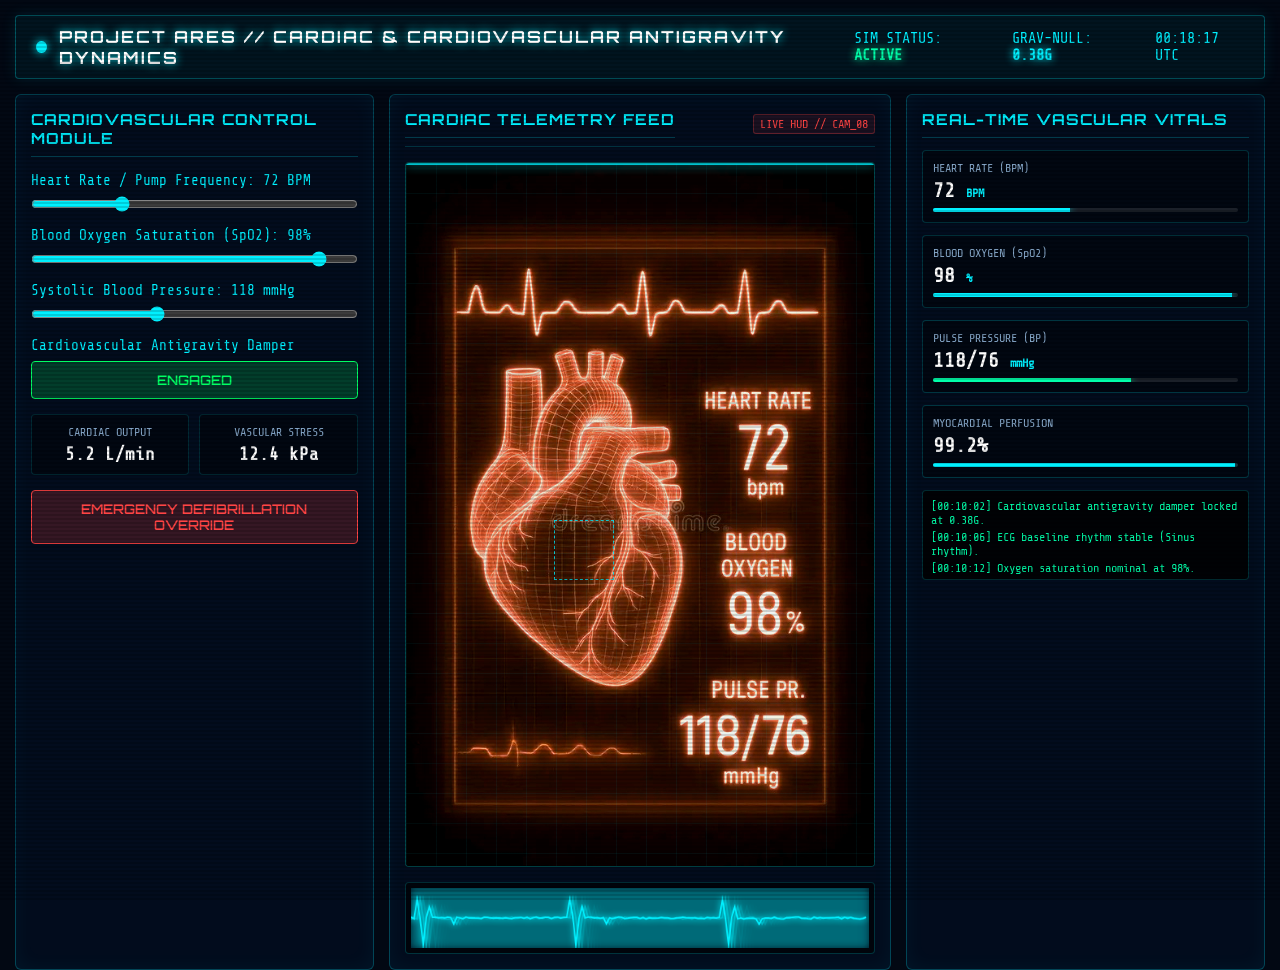
<file: extracted_uploads/cardiac_sim_new/index.html>
<!DOCTYPE html>
<html lang="en">
<head>
    <meta charset="UTF-8">
    <meta name="viewport" content="width=device-width, initial-scale=1.0">
    <title>Cardiac & Cardiovascular Antigravity Simulation - NASA HUD</title>
    <link rel="stylesheet" href="style.css">
    <link href="https://fonts.googleapis.com/css2?family=Share+Tech+Mono&family=Orbitron:wght@400;600;800&display=swap" rel="stylesheet">
</head>
<body>
    <div class="scanlines"></div>
    <div class="hud-container">
        <!-- Header -->
        <header class="hud-header">
            <div class="logo-area">
                <span class="pulse-dot"></span>
                <h1>PROJECT ARES // CARDIAC & CARDIOVASCULAR ANTIGRAVITY DYNAMICS</h1>
            </div>
            <div class="mission-status">
                <span>SIM STATUS: <strong class="warning">ACTIVE</strong></span>
                <span>GRAV-NULL: <strong class="accent">0.38G</strong></span>
                <span id="utc-clock">00:00:00 UTC</span>
            </div>
        </header>

        <!-- Main Dashboard Grid -->
        <main class="dashboard-grid">
            <!-- Left Panel: Cardiac Controls -->
            <section class="panel control-panel">
                <h2>CARDIOVASCULAR CONTROL MODULE</h2>
                <div class="control-group">
                    <label for="bpm-slider">Heart Rate / Pump Frequency: <span id="bpm-val">72</span> BPM</label>
                    <input type="range" id="bpm-slider" min="40" max="160" value="72" step="1">
                </div>
                <div class="control-group">
                    <label for="spo2-slider">Blood Oxygen Saturation (SpO2): <span id="spo2-val">98</span>%</label>
                    <input type="range" id="spo2-slider" min="80" max="100" value="98" step="1">
                </div>
                <div class="control-group">
                    <label for="pressure-slider">Systolic Blood Pressure: <span id="pressure-val">118</span> mmHg</label>
                    <input type="range" id="pressure-slider" min="80" max="180" value="118" step="1">
                </div>
                <div class="control-group">
                    <label for="damper-toggle">Cardiovascular Antigravity Damper</label>
                    <button id="damper-toggle" class="btn active">ENGAGED</button>
                </div>
                <div class="telemetry-readouts">
                    <div class="readout-box">
                        <span class="label">CARDIAC OUTPUT</span>
                        <span class="value" id="output-val">5.2 L/min</span>
                    </div>
                    <div class="readout-box">
                        <span class="label">VASCULAR STRESS</span>
                        <span class="value" id="stress-val">12.4 kPa</span>
                    </div>
                </div>
                <div class="emergency-box">
                    <button id="override-btn" class="btn emergency">EMERGENCY DEFIBRILLATION OVERRIDE</button>
                </div>
            </section>

            <!-- Center Panel: Cardiac HUD Visual & ECG Waveform -->
            <section class="panel visual-panel">
                <div class="panel-header">
                    <h2>CARDIAC TELEMETRY FEED</h2>
                    <span class="live-tag">LIVE HUD // CAM_08</span>
                </div>
                <div class="image-wrapper">
                    <img src="assets/cardiac_hud.png" alt="Cardiac Antigravity HUD" id="hud-image">
                    <div class="grid-overlay"></div>
                    <div class="scanner-line"></div>
                    <div class="target-box" style="top: 55%; left: 38%;"></div>
                </div>
                <div class="waveform-container">
                    <canvas id="ecgCanvas" width="600" height="80"></canvas>
                </div>
            </section>

            <!-- Right Panel: Vitals & Logs -->
            <section class="panel vitals-panel">
                <h2>REAL-TIME VASCULAR VITALS</h2>
                <div class="vital-card">
                    <span class="v-label">HEART RATE (BPM)</span>
                    <span class="v-value" id="v-bpm">72 <small>BPM</small></span>
                    <div class="v-bar"><div class="v-fill" style="width: 45%;"></div></div>
                </div>
                <div class="vital-card">
                    <span class="v-label">BLOOD OXYGEN (SpO2)</span>
                    <span class="v-value" id="v-spo2">98 <small>%</small></span>
                    <div class="v-bar"><div class="v-fill" style="width: 98%;"></div></div>
                </div>
                <div class="vital-card">
                    <span class="v-label">PULSE PRESSURE (BP)</span>
                    <span class="v-value" id="v-bp">118/76 <small>mmHg</small></span>
                    <div class="v-bar"><div class="v-fill warning-fill" style="width: 65%;"></div></div>
                </div>
                <div class="vital-card">
                    <span class="v-label">MYOCARDIAL PERFUSION</span>
                    <span class="v-value">99.2%</span>
                    <div class="v-bar"><div class="v-fill" style="width: 99%;"></div></div>
                </div>
                <div class="log-console" id="log-console">
                    <p>[00:10:02] Cardiovascular antigravity damper locked at 0.38G.</p>
                    <p>[00:10:06] ECG baseline rhythm stable (Sinus rhythm).</p>
                    <p>[00:10:12] Oxygen saturation nominal at 98%.</p>
                </div>
            </section>
        </main>
    </div>
    <script src="script.js"></script>
</body>
</html>
</file>
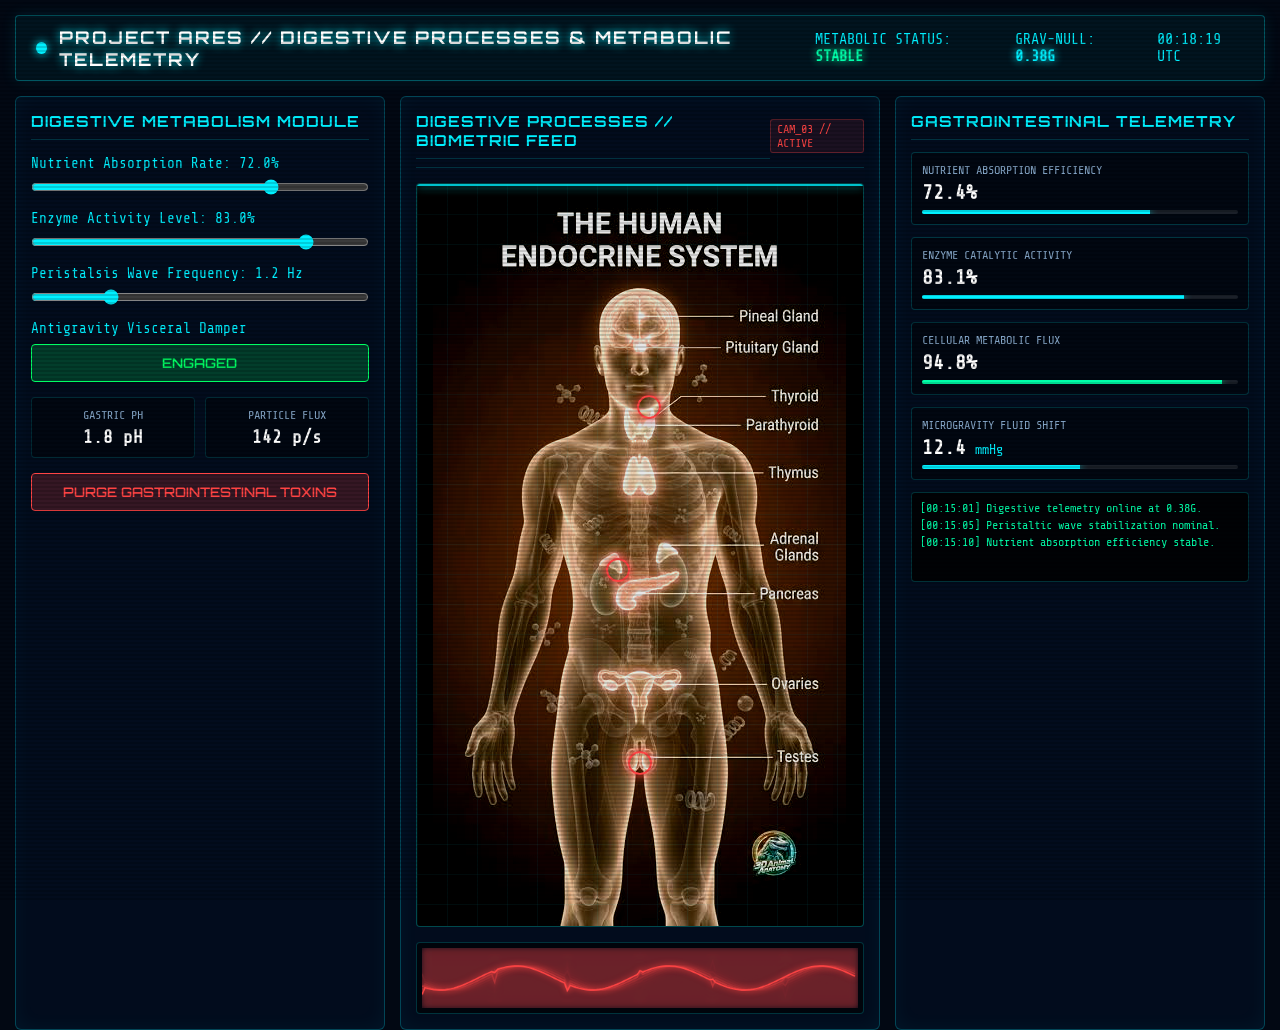
<file: extracted_uploads/digestive/index.html>
<!DOCTYPE html>
<html lang="en">
<head>
    <meta charset="UTF-8">
    <meta name="viewport" content="width=device-width, initial-scale=1.0">
    <title>Digestive Processes & Antigravity Metabolic HUD - NASA Space Apps Simulation</title>
    <link rel="stylesheet" href="style.css">
    <link href="https://fonts.googleapis.com/css2?family=Share+Tech+Mono&family=Orbitron:wght@400;600;800&display=swap" rel="stylesheet">
</head>
<body>
    <div class="scanlines"></div>
    <div class="hud-container">
        <!-- Header -->
        <header class="hud-header">
            <div class="logo-area">
                <span class="pulse-dot"></span>
                <h1>PROJECT ARES // DIGESTIVE PROCESSES & METABOLIC TELEMETRY</h1>
            </div>
            <div class="mission-status">
                <span>METABOLIC STATUS: <strong class="warning">STABLE</strong></span>
                <span>GRAV-NULL: <strong class="accent">0.38G</strong></span>
                <span id="utc-clock">00:00:00 UTC</span>
            </div>
        </header>

        <!-- Main Dashboard Grid -->
        <main class="dashboard-grid">
            <!-- Left Panel: Digestive Control & Antigravity Flux -->
            <section class="panel control-panel">
                <h2>DIGESTIVE METABOLISM MODULE</h2>
                <div class="control-group">
                    <label for="absorption-slider">Nutrient Absorption Rate: <span id="absorption-val">72.0</span>%</label>
                    <input type="range" id="absorption-slider" min="0" max="100" value="72.0" step="0.5">
                </div>
                <div class="control-group">
                    <label for="enzyme-slider">Enzyme Activity Level: <span id="enzyme-val">83.0</span>%</label>
                    <input type="range" id="enzyme-slider" min="0" max="100" value="83.0" step="0.5">
                </div>
                <div class="control-group">
                    <label for="peristalsis-slider">Peristalsis Wave Frequency: <span id="peristalsis-val">1.2</span> Hz</label>
                    <input type="range" id="peristalsis-slider" min="0.1" max="5.0" value="1.2" step="0.1">
                </div>
                <div class="control-group">
                    <label for="antigravity-digestion-sync">Antigravity Visceral Damper</label>
                    <button id="antigravity-digestion-sync" class="btn active">ENGAGED</button>
                </div>
                <div class="telemetry-readouts">
                    <div class="readout-box">
                        <span class="label">GASTRIC PH</span>
                        <span class="value" id="ph-val">1.8 pH</span>
                    </div>
                    <div class="readout-box">
                        <span class="label">PARTICLE FLUX</span>
                        <span class="value" id="flux-val">142 p/s</span>
                    </div>
                </div>
                <div class="emergency-box">
                    <button id="override-btn" class="btn emergency">PURGE GASTROINTESTINAL TOXINS</button>
                </div>
            </section>

            <!-- Center Panel: Digestive System Visual & Target Map -->
            <section class="panel visual-panel">
                <div class="panel-header">
                    <h2>DIGESTIVE PROCESSES // BIOMETRIC FEED</h2>
                    <span class="live-tag">CAM_03 // ACTIVE</span>
                </div>
                <div class="image-wrapper">
                    <img src="assets/digestive_system.png" alt="Digestive Processes HUD" id="hud-image">
                    <div class="grid-overlay"></div>
                    <div class="scanner-line"></div>
                    <!-- Hotspots -->
                    <div class="hotspot" data-process="stomach" style="top: 30%; left: 52%;" title="Gastric Processing"></div>
                    <div class="hotspot" data-process="intestine" style="top: 52%; left: 45%;" title="Nutrient Absorption"></div>
                    <div class="hotspot" data-process="particles" style="top: 78%; left: 50%;" title="Cellular Particle Transport"></div>
                </div>
                <div class="waveform-container">
                    <canvas id="peristalsisCanvas" width="600" height="80"></canvas>
                </div>
            </section>

            <!-- Right Panel: Nutritional & Metabolic Telemetry -->
            <section class="panel vitals-panel">
                <h2>GASTROINTESTINAL TELEMETRY</h2>
                <div class="vital-card">
                    <span class="v-label">NUTRIENT ABSORPTION EFFICIENCY</span>
                    <span class="v-value" id="v-absorption">72.4%</span>
                    <div class="v-bar"><div class="v-fill" style="width: 72%;"></div></div>
                </div>
                <div class="vital-card">
                    <span class="v-label">ENZYME CATALYTIC ACTIVITY</span>
                    <span class="v-value" id="v-enzyme">83.1%</span>
                    <div class="v-bar"><div class="v-fill" style="width: 83%;"></div></div>
                </div>
                <div class="vital-card">
                    <span class="v-label">CELLULAR METABOLIC FLUX</span>
                    <span class="v-value">94.8%</span>
                    <div class="v-bar"><div class="v-fill warning-fill" style="width: 95%;"></div></div>
                </div>
                <div class="vital-card">
                    <span class="v-label">MICROGRAVITY FLUID SHIFT</span>
                    <span class="v-value">12.4</span> <small>mmHg</small>
                    <div class="v-bar"><div class="v-fill" style="width: 50%;"></div></div>
                </div>
                <div class="log-console" id="log-console">
                    <p>[00:15:01] Digestive telemetry online at 0.38G.</p>
                    <p>[00:15:05] Peristaltic wave stabilization nominal.</p>
                    <p>[00:15:10] Nutrient absorption efficiency stable.</p>
                </div>
            </section>
        </main>
    </div>
    <script src="script.js"></script>
</body>
</html>
</file>
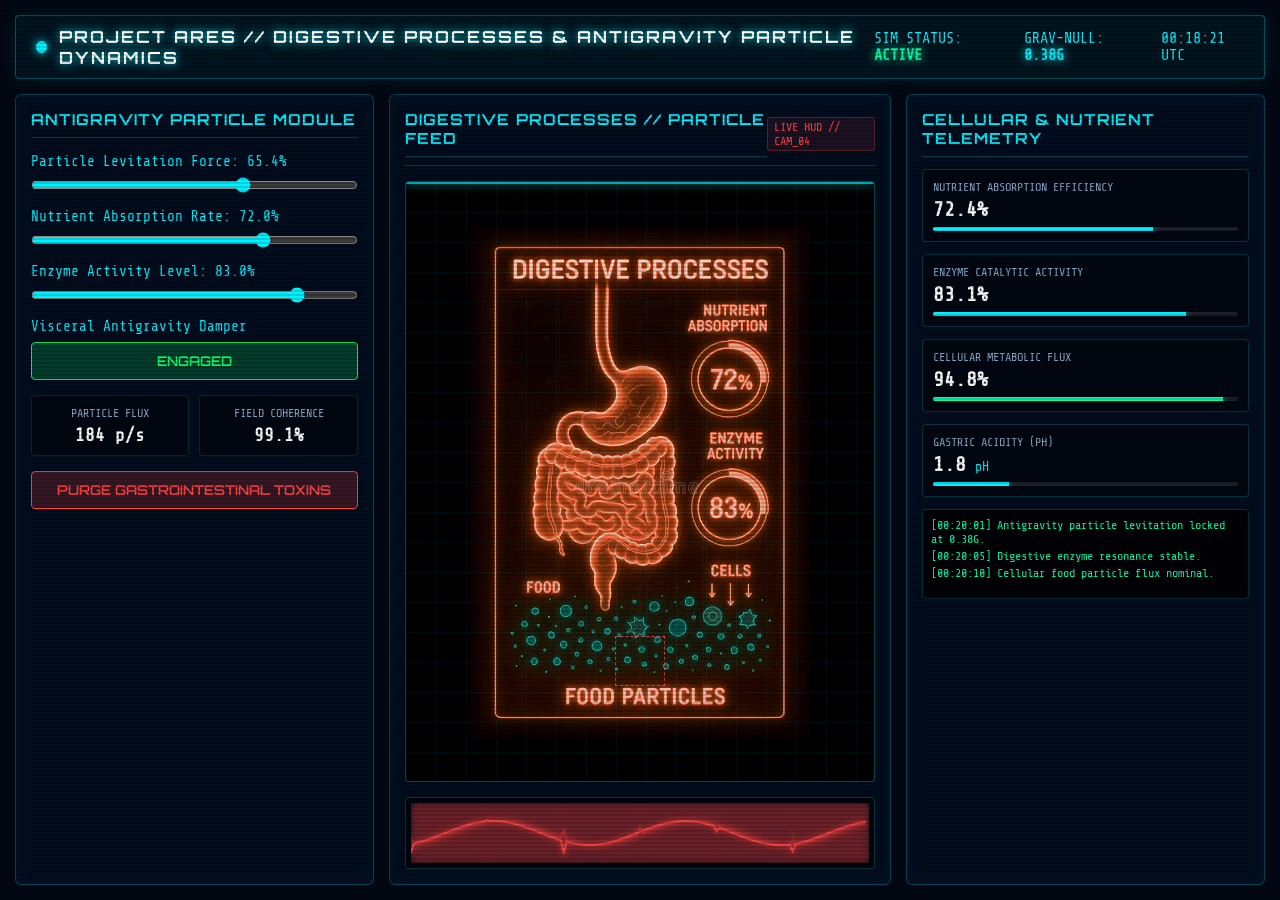
<file: extracted_uploads/digestive_sim_new/index.html>
<!DOCTYPE html>
<html lang="en">
<head>
    <meta charset="UTF-8">
    <meta name="viewport" content="width=device-width, initial-scale=1.0">
    <title>Digestive Processes & Antigravity Particle Simulation - NASA HUD</title>
    <link rel="stylesheet" href="style.css">
    <link href="https://fonts.googleapis.com/css2?family=Share+Tech+Mono&family=Orbitron:wght@400;600;800&display=swap" rel="stylesheet">
</head>
<body>
    <div class="scanlines"></div>
    <div class="hud-container">
        <!-- Header -->
        <header class="hud-header">
            <div class="logo-area">
                <span class="pulse-dot"></span>
                <h1>PROJECT ARES // DIGESTIVE PROCESSES & ANTIGRAVITY PARTICLE DYNAMICS</h1>
            </div>
            <div class="mission-status">
                <span>SIM STATUS: <strong class="warning">ACTIVE</strong></span>
                <span>GRAV-NULL: <strong class="accent">0.38G</strong></span>
                <span id="utc-clock">00:00:00 UTC</span>
            </div>
        </header>

        <!-- Main Dashboard Grid -->
        <main class="dashboard-grid">
            <!-- Left Panel: Antigravity Particle Controls -->
            <section class="panel control-panel">
                <h2>ANTIGRAVITY PARTICLE MODULE</h2>
                <div class="control-group">
                    <label for="levitation-slider">Particle Levitation Force: <span id="levitation-val">65.4</span>%</label>
                    <input type="range" id="levitation-slider" min="0" max="100" value="65.4" step="0.5">
                </div>
                <div class="control-group">
                    <label for="absorption-slider">Nutrient Absorption Rate: <span id="absorption-val">72.0</span>%</label>
                    <input type="range" id="absorption-slider" min="0" max="100" value="72.0" step="0.5">
                </div>
                <div class="control-group">
                    <label for="enzyme-slider">Enzyme Activity Level: <span id="enzyme-val">83.0</span>%</label>
                    <input type="range" id="enzyme-slider" min="0" max="100" value="83.0" step="0.5">
                </div>
                <div class="control-group">
                    <label for="visceral-toggle">Visceral Antigravity Damper</label>
                    <button id="visceral-toggle" class="btn active">ENGAGED</button>
                </div>
                <div class="telemetry-readouts">
                    <div class="readout-box">
                        <span class="label">PARTICLE FLUX</span>
                        <span class="value" id="flux-val">184 p/s</span>
                    </div>
                    <div class="readout-box">
                        <span class="label">FIELD COHERENCE</span>
                        <span class="value" id="coherence-val">99.1%</span>
                    </div>
                </div>
                <div class="emergency-box">
                    <button id="purge-btn" class="btn emergency">PURGE GASTROINTESTINAL TOXINS</button>
                </div>
            </section>

            <!-- Center Panel: Digestive HUD Visual & Particle Simulation -->
            <section class="panel visual-panel">
                <div class="panel-header">
                    <h2>DIGESTIVE PROCESSES // PARTICLE FEED</h2>
                    <span class="live-tag">LIVE HUD // CAM_04</span>
                </div>
                <div class="image-wrapper">
                    <img src="assets/digestive_hud.png" alt="Digestive Processes Antigravity HUD" id="hud-image">
                    <div class="grid-overlay"></div>
                    <div class="scanner-line"></div>
                    <div class="target-box" style="top: 80%; left: 50%;"></div>
                </div>
                <div class="waveform-container">
                    <canvas id="particleCanvas" width="600" height="80"></canvas>
                </div>
            </section>

            <!-- Right Panel: Metabolic & Cellular Telemetry -->
            <section class="panel vitals-panel">
                <h2>CELLULAR & NUTRIENT TELEMETRY</h2>
                <div class="vital-card">
                    <span class="v-label">NUTRIENT ABSORPTION EFFICIENCY</span>
                    <span class="v-value" id="v-absorption">72.4%</span>
                    <div class="v-bar"><div class="v-fill" style="width: 72%;"></div></div>
                </div>
                <div class="vital-card">
                    <span class="v-label">ENZYME CATALYTIC ACTIVITY</span>
                    <span class="v-value" id="v-enzyme">83.1%</span>
                    <div class="v-bar"><div class="v-fill" style="width: 83%;"></div></div>
                </div>
                <div class="vital-card">
                    <span class="v-label">CELLULAR METABOLIC FLUX</span>
                    <span class="v-value">94.8%</span>
                    <div class="v-bar"><div class="v-fill warning-fill" style="width: 95%;"></div></div>
                </div>
                <div class="vital-card">
                    <span class="v-label">GASTRIC ACIDITY (PH)</span>
                    <span class="v-value" id="ph-val">1.8</span> <small>pH</small>
                    <div class="v-bar"><div class="v-fill" style="width: 25%;"></div></div>
                </div>
                <div class="log-console" id="log-console">
                    <p>[00:20:01] Antigravity particle levitation locked at 0.38G.</p>
                    <p>[00:20:05] Digestive enzyme resonance stable.</p>
                    <p>[00:20:10] Cellular food particle flux nominal.</p>
                </div>
            </section>
        </main>
    </div>
    <script src="script.js"></script>
</body>
</html>
</file>
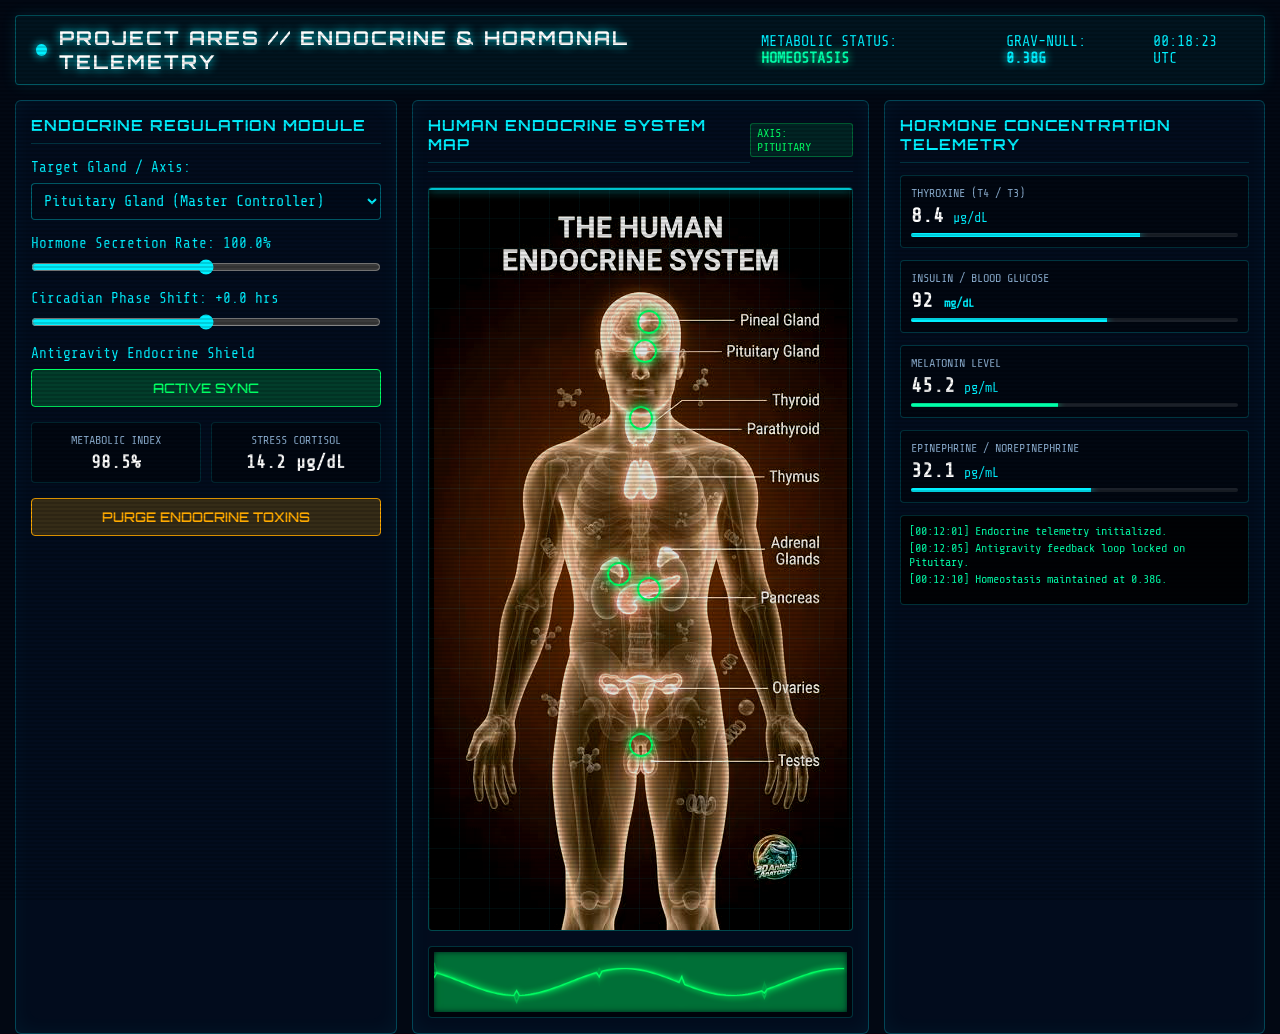
<file: extracted_uploads/metabolic/index.html>
<!DOCTYPE html>
<html lang="en">
<head>
    <meta charset="UTF-8">
    <meta name="viewport" content="width=device-width, initial-scale=1.0">
    <title>Human Endocrine System & Antigravity Metabolic HUD</title>
    <link rel="stylesheet" href="style.css">
    <link href="https://fonts.googleapis.com/css2?family=Share+Tech+Mono&family=Orbitron:wght@400;600;800&display=swap" rel="stylesheet">
</head>
<body>
    <div class="scanlines"></div>
    <div class="hud-container">
        <!-- Header -->
        <header class="hud-header">
            <div class="logo-area">
                <span class="pulse-dot"></span>
                <h1>PROJECT ARES // ENDOCRINE & HORMONAL TELEMETRY</h1>
            </div>
            <div class="mission-status">
                <span>METABOLIC STATUS: <strong class="warning">HOMEOSTASIS</strong></span>
                <span>GRAV-NULL: <strong class="accent">0.38G</strong></span>
                <span id="utc-clock">00:00:00 UTC</span>
            </div>
        </header>

        <!-- Main Dashboard Grid -->
        <main class="dashboard-grid">
            <!-- Left Panel: Gland Selector & Hormone Regulation -->
            <section class="panel control-panel">
                <h2>ENDOCRINE REGULATION MODULE</h2>
                <div class="control-group">
                    <label for="gland-select">Target Gland / Axis:</label>
                    <select id="gland-select" class="sci-select">
                        <option value="pituitary">Pituitary Gland (Master Controller)</option>
                        <option value="pineal">Pineal Gland (Circadian & Melatonin)</option>
                        <option value="thyroid">Thyroid Gland (Metabolic Rate)</option>
                        <option value="adrenal">Adrenal Glands (Cortisol & Epinephrine)</option>
                        <option value="pancreas">Pancreas (Insulin / Glycemic Control)</option>
                        <option value="gonads">Gonadal Axis (Testes / Ovaries)</option>
                    </select>
                </div>
                <div class="control-group">
                    <label for="secretion-slider">Hormone Secretion Rate: <span id="secretion-val">100.0</span>%</label>
                    <input type="range" id="secretion-slider" min="0" max="200" value="100.0" step="0.5">
                </div>
                <div class="control-group">
                    <label for="circadian-slider">Circadian Phase Shift: <span id="circadian-val">+0.0</span> hrs</label>
                    <input type="range" id="circadian-slider" min="-12" max="12" value="0.0" step="0.5">
                </div>
                <div class="control-group">
                    <label for="antigravity-hormone-sync">Antigravity Endocrine Shield</label>
                    <button id="antigravity-hormone-sync" class="btn active">ACTIVE SYNC</button>
                </div>
                <div class="telemetry-readouts">
                    <div class="readout-box">
                        <span class="label">METABOLIC INDEX</span>
                        <span class="value" id="metabolic-val">98.5%</span>
                    </div>
                    <div class="readout-box">
                        <span class="label">STRESS CORTISOL</span>
                        <span class="value" id="cortisol-val">14.2 µg/dL</span>
                    </div>
                </div>
                <div class="emergency-box">
                    <button id="override-btn" class="btn emergency">PURGE ENDOCRINE TOXINS</button>
                </div>
            </section>

            <!-- Center Panel: Endocrine System Visual & Target Map -->
            <section class="panel visual-panel">
                <div class="panel-header">
                    <h2>HUMAN ENDOCRINE SYSTEM MAP</h2>
                    <span class="live-tag" id="active-gland-tag">AXIS: PITUITARY</span>
                </div>
                <div class="image-wrapper">
                    <img src="assets/endocrine_system.png" alt="Human Endocrine System HUD" id="hud-image">
                    <div class="grid-overlay"></div>
                    <div class="scanner-line"></div>
                    <!-- Hotspots for glands -->
                    <div class="hotspot" data-gland="pineal" style="top: 18%; left: 52%;" title="Pineal Gland"></div>
                    <div class="hotspot" data-gland="pituitary" style="top: 22%; left: 51%;" title="Pituitary Gland"></div>
                    <div class="hotspot" data-gland="thyroid" style="top: 31%; left: 50%;" title="Thyroid Gland"></div>
                    <div class="hotspot" data-gland="adrenal" style="top: 52%; left: 45%;" title="Adrenal Glands"></div>
                    <div class="hotspot" data-gland="pancreas" style="top: 54%; left: 52%;" title="Pancreas"></div>
                    <div class="hotspot" data-gland="gonads" style="top: 75%; left: 50%;" title="Testes / Ovaries"></div>
                </div>
                <div class="waveform-container">
                    <canvas id="hormoneCanvas" width="600" height="80"></canvas>
                </div>
            </section>

            <!-- Right Panel: Hormonal & Biomarker Telemetry -->
            <section class="panel vitals-panel">
                <h2>HORMONE CONCENTRATION TELEMETRY</h2>
                <div class="vital-card">
                    <span class="v-label">THYROXINE (T4 / T3)</span>
                    <span class="v-value" id="t4-val">8.4</span> <small>µg/dL</small>
                    <div class="v-bar"><div class="v-fill" style="width: 70%;"></div></div>
                </div>
                <div class="vital-card">
                    <span class="v-label">INSULIN / BLOOD GLUCOSE</span>
                    <span class="v-value"><span id="insulin-val">92</span> <small>mg/dL</small></span>
                    <div class="v-bar"><div class="v-fill" style="width: 60%;"></div></div>
                </div>
                <div class="vital-card">
                    <span class="v-label">MELATONIN LEVEL</span>
                    <span class="v-value" id="melatonin-val">45.2</span> <small>pg/mL</small>
                    <div class="v-bar"><div class="v-fill warning-fill" style="width: 45%;"></div></div>
                </div>
                <div class="vital-card">
                    <span class="v-label">EPINEPHRINE / NOREPINEPHRINE</span>
                    <span class="v-value">32.1</span> <small>pg/mL</small>
                    <div class="v-bar"><div class="v-fill" style="width: 55%;"></div></div>
                </div>
                <div class="log-console" id="log-console">
                    <p>[00:12:01] Endocrine telemetry initialized.</p>
                    <p>[00:12:05] Antigravity feedback loop locked on Pituitary.</p>
                    <p>[00:12:10] Homeostasis maintained at 0.38G.</p>
                </div>
            </section>
        </main>
    </div>
    <script src="script.js"></script>
</body>
</html>
</file>
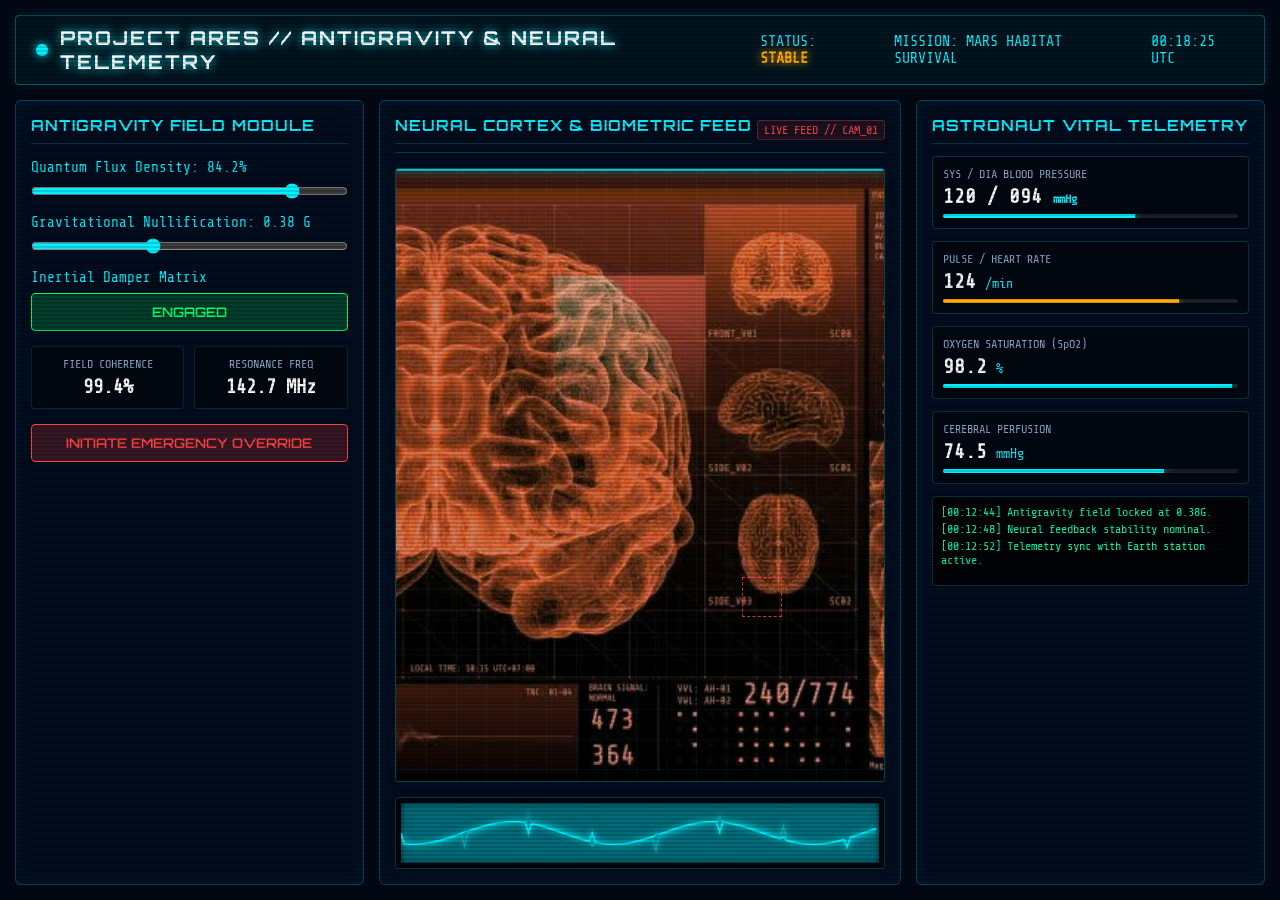
<file: extracted_uploads/neurological/index.html>
<!DOCTYPE html>
<html lang="en">
<head>
    <meta charset="UTF-8">
    <meta name="viewport" content="width=device-width, initial-scale=1.0">
    <title>Antigravity & Neural Telemetry HUD - NASA Space Apps Simulation</title>
    <link rel="stylesheet" href="style.css">
    <link href="https://fonts.googleapis.com/css2?family=Share+Tech+Mono&family=Orbitron:wght@400;600;800&display=swap" rel="stylesheet">
</head>
<body>
    <div class="scanlines"></div>
    <div class="hud-container">
        <!-- Header -->
        <header class="hud-header">
            <div class="logo-area">
                <span class="pulse-dot"></span>
                <h1>PROJECT ARES // ANTIGRAVITY & NEURAL TELEMETRY</h1>
            </div>
            <div class="mission-status">
                <span>STATUS: <strong class="warning">STABLE</strong></span>
                <span>MISSION: MARS HABITAT SURVIVAL</span>
                <span id="utc-clock">00:00:00 UTC</span>
            </div>
        </header>

        <!-- Main Dashboard Grid -->
        <main class="dashboard-grid">
            <!-- Left Panel: Antigravity Control & Telemetry -->
            <section class="panel control-panel">
                <h2>ANTIGRAVITY FIELD MODULE</h2>
                <div class="control-group">
                    <label for="flux-slider">Quantum Flux Density: <span id="flux-val">84.2</span>%</label>
                    <input type="range" id="flux-slider" min="0" max="100" value="84.2" step="0.1">
                </div>
                <div class="control-group">
                    <label for="gravity-slider">Gravitational Nullification: <span id="gravity-val">0.38</span> G</label>
                    <input type="range" id="gravity-slider" min="0" max="1.0" value="0.38" step="0.01">
                </div>
                <div class="control-group">
                    <label for="stabilizer-toggle">Inertial Damper Matrix</label>
                    <button id="stabilizer-toggle" class="btn active">ENGAGED</button>
                </div>
                <div class="telemetry-readouts">
                    <div class="readout-box">
                        <span class="label">FIELD COHERENCE</span>
                        <span class="value" id="coherence-val">99.4%</span>
                    </div>
                    <div class="readout-box">
                        <span class="label">RESONANCE FREQ</span>
                        <span class="value">142.7 MHz</span>
                    </div>
                </div>
                <div class="emergency-box">
                    <button id="mayday-btn" class="btn emergency">INITIATE EMERGENCY OVERRIDE</button>
                </div>
            </section>

            <!-- Center Panel: Neural Scan & Visual Simulation -->
            <section class="panel visual-panel">
                <div class="panel-header">
                    <h2>NEURAL CORTEX & BIOMETRIC FEED</h2>
                    <span class="live-tag">LIVE FEED // CAM_01</span>
                </div>
                <div class="image-wrapper">
                    <img src="assets/brain_scan.png" alt="Antigravity Neural Scan HUD" id="hud-image">
                    <div class="grid-overlay"></div>
                    <div class="scanner-line"></div>
                    <div class="target-box" style="top: 70%; left: 75%;"></div>
                </div>
                <div class="waveform-container">
                    <canvas id="eegCanvas" width="600" height="80"></canvas>
                </div>
            </section>

            <!-- Right Panel: Patient / Astronaut Vitals -->
            <section class="panel vitals-panel">
                <h2>ASTRONAUT VITAL TELEMETRY</h2>
                <div class="vital-card">
                    <span class="v-label">SYS / DIA BLOOD PRESSURE</span>
                    <span class="v-value"><span id="sys-val">120</span> / <span id="dia-val">094</span> <small>mmHg</small></span>
                    <div class="v-bar"><div class="v-fill" style="width: 65%;"></div></div>
                </div>
                <div class="vital-card">
                    <span class="v-label">PULSE / HEART RATE</span>
                    <span class="v-value" id="pul-val">124</span> <small>/min</small>
                    <div class="v-bar"><div class="v-fill warning-fill" style="width: 80%;"></div></div>
                </div>
                <div class="vital-card">
                    <span class="v-label">OXYGEN SATURATION (SpO2)</span>
                    <span class="v-value">98.2</span> <small>%</small>
                    <div class="v-bar"><div class="v-fill" style="width: 98%;"></div></div>
                </div>
                <div class="vital-card">
                    <span class="v-label">CEREBRAL PERFUSION</span>
                    <span class="v-value">74.5</span> <small>mmHg</small>
                    <div class="v-bar"><div class="v-fill" style="width: 75%;"></div></div>
                </div>
                <div class="log-console" id="log-console">
                    <p>[00:12:44] Antigravity field locked at 0.38G.</p>
                    <p>[00:12:48] Neural feedback stability nominal.</p>
                    <p>[00:12:52] Telemetry sync with Earth station active.</p>
                </div>
            </section>
        </main>
    </div>
    <script src="script.js"></script>
</body>
</html>
</file>
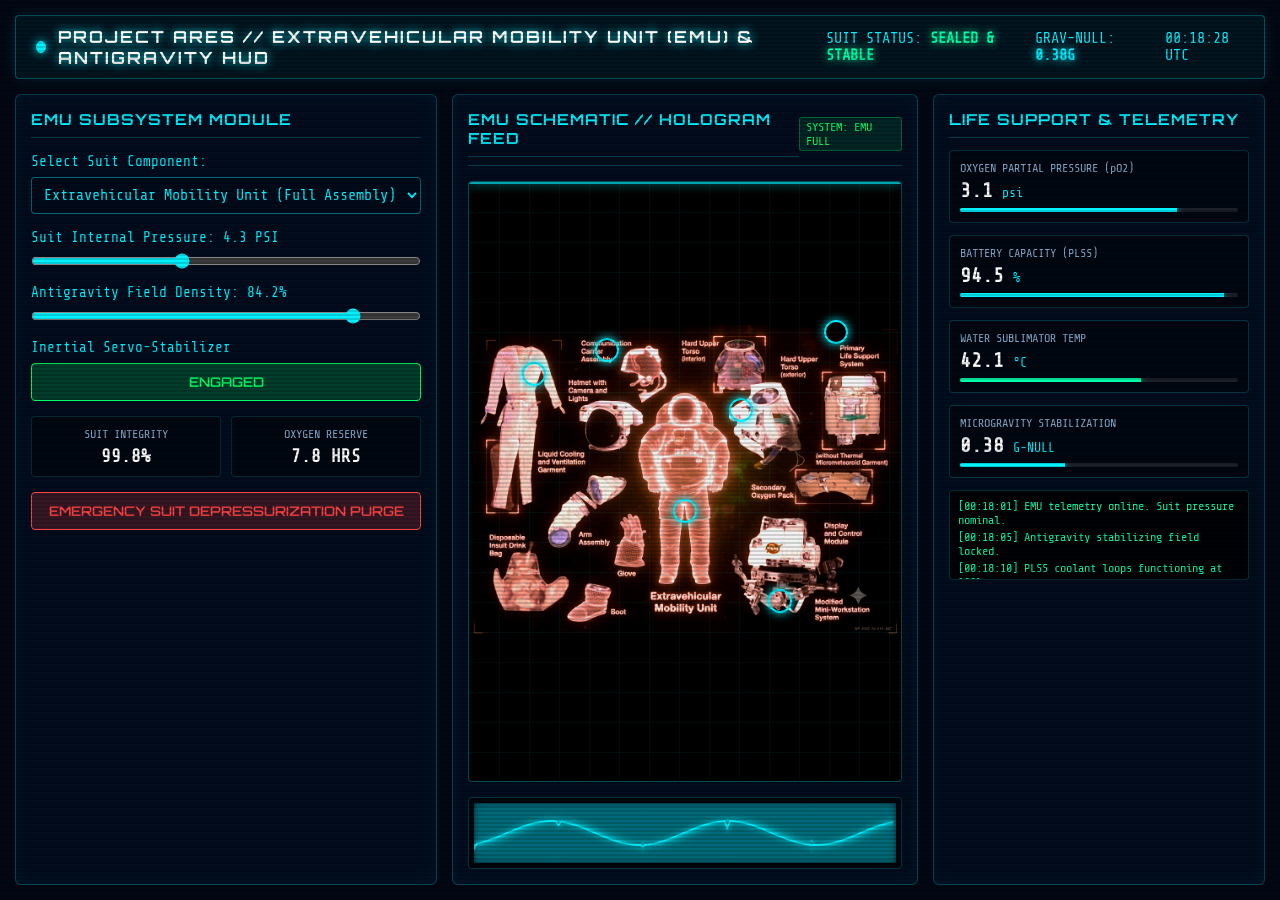
<file: extracted_uploads/suits/index.html>
<!DOCTYPE html>
<html lang="en">
<head>
    <meta charset="UTF-8">
    <meta name="viewport" content="width=device-width, initial-scale=1.0">
    <title>EMU Antigravity & Space Suit Telemetry HUD - NASA Simulation</title>
    <link rel="stylesheet" href="style.css">
    <link href="https://fonts.googleapis.com/css2?family=Share+Tech+Mono&family=Orbitron:wght@400;600;800&display=swap" rel="stylesheet">
</head>
<body>
    <div class="scanlines"></div>
    <div class="hud-container">
        <!-- Header -->
        <header class="hud-header">
            <div class="logo-area">
                <span class="pulse-dot"></span>
                <h1>PROJECT ARES // EXTRAVEHICULAR MOBILITY UNIT (EMU) & ANTIGRAVITY HUD</h1>
            </div>
            <div class="mission-status">
                <span>SUIT STATUS: <strong class="warning">SEALED & STABLE</strong></span>
                <span>GRAV-NULL: <strong class="accent">0.38G</strong></span>
                <span id="utc-clock">00:00:00 UTC</span>
            </div>
        </header>

        <!-- Main Dashboard Grid -->
        <main class="dashboard-grid">
            <!-- Left Panel: Suit Component Selector & Integrity Controls -->
            <section class="panel control-panel">
                <h2>EMU SUBSYSTEM MODULE</h2>
                <div class="control-group">
                    <label for="component-select">Select Suit Component:</label>
                    <select id="component-select" class="sci-select">
                        <option value="emu">Extravehicular Mobility Unit (Full Assembly)</option>
                        <option value="plss">Primary Life Support System (PLSS)</option>
                        <option value="helmet">Helmet with Camera & Lights</option>
                        <option value="torso">Hard Upper Torso (Interior/Exterior)</option>
                        <option value="cooling">Liquid Cooling & Ventilation Garment (LCVG)</option>
                        <option value="dcm">Display and Control Module (DCM)</option>
                        <option value="sop">Secondary Oxygen Pack & Arm/Glove/Boot</option>
                    </select>
                </div>
                <div class="control-group">
                    <label for="pressure-slider">Suit Internal Pressure: <span id="pressure-val">4.3</span> PSI</label>
                    <input type="range" id="pressure-slider" min="2.0" max="8.0" value="4.3" step="0.1">
                </div>
                <div class="control-group">
                    <label for="antigravity-flux-slider">Antigravity Field Density: <span id="flux-val">84.2</span>%</label>
                    <input type="range" id="antigravity-flux-slider" min="0" max="100" value="84.2" step="0.5">
                </div>
                <div class="control-group">
                    <label for="servo-toggle">Inertial Servo-Stabilizer</label>
                    <button id="servo-toggle" class="btn active">ENGAGED</button>
                </div>
                <div class="telemetry-readouts">
                    <div class="readout-box">
                        <span class="label">SUIT INTEGRITY</span>
                        <span class="value" id="integrity-val">99.8%</span>
                    </div>
                    <div class="readout-box">
                        <span class="label">OXYGEN RESERVE</span>
                        <span class="value" id="oxygen-val">7.8 HRS</span>
                    </div>
                </div>
                <div class="emergency-box">
                    <button id="override-btn" class="btn emergency">EMERGENCY SUIT DEPRESSURIZATION PURGE</button>
                </div>
            </section>

            <!-- Center Panel: EMU Hologram Visual & Interactive Hotspots -->
            <section class="panel visual-panel">
                <div class="panel-header">
                    <h2>EMU SCHEMATIC // HOLOGRAM FEED</h2>
                    <span class="live-tag" id="active-tag">SYSTEM: EMU FULL</span>
                </div>
                <div class="image-wrapper">
                    <img src="assets/emu_suit.png" alt="Extravehicular Mobility Unit HUD" id="hud-image">
                    <div class="grid-overlay"></div>
                    <div class="scanner-line"></div>
                    <!-- Interactive Hotspots over components -->
                    <div class="hotspot" data-part="plss" style="top: 25%; left: 85%;" title="Primary Life Support System"></div>
                    <div class="hotspot" data-part="helmet" style="top: 28%; left: 32%;" title="Helmet Assembly"></div>
                    <div class="hotspot" data-part="torso" style="top: 38%; left: 63%;" title="Hard Upper Torso"></div>
                    <div class="hotspot" data-part="emu" style="top: 55%; left: 50%;" title="Full EMU Suit"></div>
                    <div class="hotspot" data-part="cooling" style="top: 32%; left: 15%;" title="Liquid Cooling Garment"></div>
                    <div class="hotspot" data-part="dcm" style="top: 70%; left: 72%;" title="Display & Control Module"></div>
                </div>
                <div class="waveform-container">
                    <canvas id="emuCanvas" width="600" height="80"></canvas>
                </div>
            </section>

            <!-- Right Panel: Life Support & Suit Telemetry -->
            <section class="panel vitals-panel">
                <h2>LIFE SUPPORT & TELEMETRY</h2>
                <div class="vital-card">
                    <span class="v-label">OXYGEN PARTIAL PRESSURE (pO2)</span>
                    <span class="v-value" id="po2-val">3.1</span> <small>psi</small>
                    <div class="v-bar"><div class="v-fill" style="width: 78%;"></div></div>
                </div>
                <div class="vital-card">
                    <span class="v-label">BATTERY CAPACITY (PLSS)</span>
                    <span class="v-value" id="battery-val">94.5</span> <small>%</small>
                    <div class="v-bar"><div class="v-fill" style="width: 95%;"></div></div>
                </div>
                <div class="vital-card">
                    <span class="v-label">WATER SUBLIMATOR TEMP</span>
                    <span class="v-value" id="temp-val">42.1</span> <small>°C</small>
                    <div class="v-bar"><div class="v-fill warning-fill" style="width: 65%;"></div></div>
                </div>
                <div class="vital-card">
                    <span class="v-label">MICROGRAVITY STABILIZATION</span>
                    <span class="v-value">0.38</span> <small>G-NULL</small>
                    <div class="v-bar"><div class="v-fill" style="width: 38%;"></div></div>
                </div>
                <div class="log-console" id="log-console">
                    <p>[00:18:01] EMU telemetry online. Suit pressure nominal.</p>
                    <p>[00:18:05] Antigravity stabilizing field locked.</p>
                    <p>[00:18:10] PLSS coolant loops functioning at 100%.</p>
                </div>
            </section>
        </main>
    </div>
    <script src="script.js"></script>
</body>
</html>
</file>
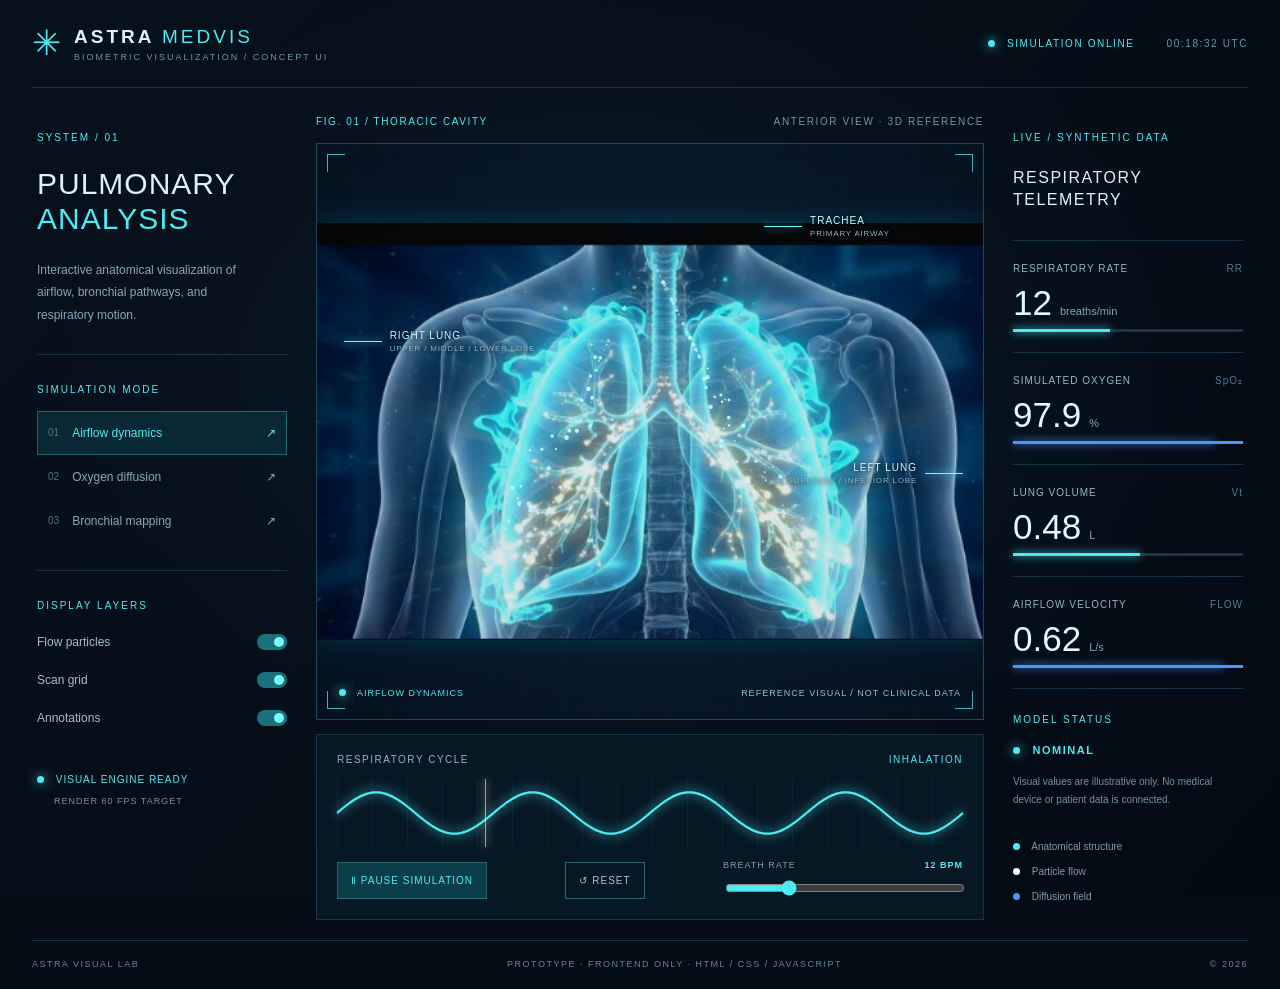
<file: extracted_uploads/respiratory/pulmonary-simulation/index.html>
<!doctype html>
<html lang="en"><head><meta charset="UTF-8"><meta name="viewport" content="width=device-width,initial-scale=1"><title>ASTRA | Pulmonary Simulation Visual</title><link rel="stylesheet" href="styles.css"></head>
<body>
<div class="ambient"></div><main class="shell">
<header class="top"><div class="brand"><span class="brandmark">✳</span><div><strong>ASTRA <span>MEDVIS</span></strong><small>BIOMETRIC VISUALIZATION / CONCEPT UI</small></div></div><div class="topright"><span class="live"><i></i> SIMULATION ONLINE</span><span class="clock" id="clock">00:00:00 UTC</span></div></header>
<section class="workspace"><aside class="rail"><div class="eyebrow">SYSTEM / 01</div><h1>PULMONARY<br><em>ANALYSIS</em></h1><p class="intro">Interactive anatomical visualization of airflow, bronchial pathways, and respiratory motion.</p><div class="rule"></div><div class="section-label">SIMULATION MODE</div><div class="modes"><button class="mode active" data-mode="airflow"><span>01</span> Airflow dynamics <b>↗</b></button><button class="mode" data-mode="oxygen"><span>02</span> Oxygen diffusion <b>↗</b></button><button class="mode" data-mode="bronchial"><span>03</span> Bronchial mapping <b>↗</b></button></div><div class="rule"></div><div class="section-label">DISPLAY LAYERS</div><label class="switchline"><span>Flow particles</span><input id="particlesToggle" type="checkbox" checked><i></i></label><label class="switchline"><span>Scan grid</span><input id="gridToggle" type="checkbox" checked><i></i></label><label class="switchline"><span>Annotations</span><input id="labelsToggle" type="checkbox" checked><i></i></label><div class="railfooter"><span class="tiny-dot"></span> VISUAL ENGINE READY <small>RENDER 60 FPS TARGET</small></div></aside>
<div class="center"><div class="viewport-header"><span>FIG. 01 / THORACIC CAVITY</span><span class="view-id">ANTERIOR VIEW · 3D REFERENCE</span></div><div class="viewport" id="viewport"><div class="scan-grid" id="scanGrid"></div><div class="image-frame"><img src="assets/lungs-reference.png" alt="Translucent cyan anatomical lungs and bronchial tree" draggable="false"><div class="breathing-glow" id="breathingGlow"></div></div><canvas id="flowCanvas" aria-hidden="true"></canvas><div class="reticle r1"></div><div class="reticle r2"></div><div class="annotations" id="annotations"><div class="annotation a1"><span class="pin"></span><div>RIGHT LUNG<small>UPPER / MIDDLE / LOWER LOBE</small></div></div><div class="annotation a2"><span class="pin"></span><div>LEFT LUNG<small>SUPERIOR / INFERIOR LOBE</small></div></div><div class="annotation a3"><span class="pin"></span><div>TRACHEA<small>PRIMARY AIRWAY</small></div></div></div><div class="corner tl"></div><div class="corner tr"></div><div class="corner bl"></div><div class="corner br"></div><div class="viewport-bottom"><span><i class="pulse-dot"></i> <span id="modeCaption">AIRFLOW DYNAMICS</span></span><span>REFERENCE VISUAL / NOT CLINICAL DATA</span></div></div><div class="controls"><div class="control-title"><span>RESPIRATORY CYCLE</span><span id="phaseLabel">INHALATION</span></div><div class="wavebox"><svg viewBox="0 0 700 56" preserveAspectRatio="none" aria-hidden="true"><path id="wavePath" d=""/></svg><div class="wavecursor" id="wavecursor"></div></div><div class="control-bottom"><button class="primary" id="playButton">Ⅱ <span>PAUSE SIMULATION</span></button><button class="secondary" id="resetButton">↺ RESET</button><div class="speed"><label for="speedRange">BREATH RATE <strong id="speedText">12 BPM</strong></label><input id="speedRange" type="range" min="6" max="30" value="12"></div></div></div></div>
<aside class="metrics"><div class="eyebrow">LIVE / SYNTHETIC DATA</div><h2>RESPIRATORY<br>TELEMETRY</h2><div class="metric"><div class="metric-label">RESPIRATORY RATE <span>RR</span></div><div class="metric-number"><strong id="rr">12</strong><span>breaths/min</span></div><div class="minibar"><span style="width:42%"></span></div></div><div class="metric"><div class="metric-label">SIMULATED OXYGEN <span>SpO₂</span></div><div class="metric-number"><strong id="spo2">98</strong><span>%</span></div><div class="minibar blue"><span style="width:88%"></span></div></div><div class="metric"><div class="metric-label">LUNG VOLUME <span>Vt</span></div><div class="metric-number"><strong id="volume">0.48</strong><span>L</span></div><div class="minibar"><span id="volumeBar" style="width:50%"></span></div></div><div class="metric"><div class="metric-label">AIRFLOW VELOCITY <span>FLOW</span></div><div class="metric-number"><strong id="velocity">0.32</strong><span>L/s</span></div><div class="minibar blue"><span id="velocityBar" style="width:40%"></span></div></div><div class="status"><span class="section-label">MODEL STATUS</span><strong><i class="tiny-dot"></i> NOMINAL</strong><p>Visual values are illustrative only. No medical device or patient data is connected.</p></div><div class="legend"><div><i class="c cyan"></i> Anatomical structure</div><div><i class="c white"></i> Particle flow</div><div><i class="c blue"></i> Diffusion field</div></div></aside></section><footer>ASTRA VISUAL LAB <span>PROTOTYPE · FRONTEND ONLY · HTML / CSS / JAVASCRIPT</span> <span>© 2026</span></footer></main><script src="script.js"></script></body></html>
</file>
<file: extracted_uploads/cardiac_sim_new/style.css>
* {
    box-sizing: border-box;
    margin: 0;
    padding: 0;
}

body {
    background-color: #020813;
    color: #00f0ff;
    font-family: 'Share Tech Mono', monospace;
    overflow-x: hidden;
    height: 100vh;
    display: flex;
    flex-direction: column;
}

/* CRT Scanlines Overlay */
.scanlines {
    position: fixed;
    top: 0;
    left: 0;
    width: 100vw;
    height: 100vh;
    background: linear-gradient(
        rgba(18, 16, 16, 0) 50%, 
        rgba(0, 0, 0, 0.25) 50%
    );
    background-size: 100% 4px;
    z-index: 999;
    pointer-events: none;
    opacity: 0.6;
}

.hud-container {
    display: flex;
    flex-direction: column;
    height: 100vh;
    padding: 15px;
    gap: 15px;
}

/* Header */
.hud-header {
    display: flex;
    justify-content: space-between;
    align-items: center;
    background: rgba(0, 240, 255, 0.05);
    border: 1px solid rgba(0, 240, 255, 0.3);
    padding: 10px 20px;
    border-radius: 4px;
    box-shadow: 0 0 15px rgba(0, 240, 255, 0.1);
}

.logo-area {
    display: flex;
    align-items: center;
    gap: 12px;
}

.logo-area h1 {
    font-family: 'Orbitron', sans-serif;
    font-size: 1.05rem;
    letter-spacing: 2px;
    color: #fff;
    text-shadow: 0 0 10px #00f0ff;
}

.pulse-dot {
    width: 12px;
    height: 12px;
    background-color: #00f0ff;
    border-radius: 50%;
    box-shadow: 0 0 10px #00f0ff;
    animation: pulse 1.5s infinite;
}

@keyframes pulse {
    0% { transform: scale(0.95); opacity: 0.8; box-shadow: 0 0 0 0 rgba(0, 240, 255, 0.7); }
    70% { transform: scale(1); opacity: 1; box-shadow: 0 0 0 10px rgba(0, 240, 255, 0); }
    100% { transform: scale(0.95); opacity: 0.8; box-shadow: 0 0 0 0 rgba(0, 240, 255, 0); }
}

.mission-status {
    display: flex;
    gap: 25px;
    font-size: 0.95rem;
}

.warning {
    color: #00ffaa;
    text-shadow: 0 0 8px #00ffaa;
}

.accent {
    color: #00f0ff;
    text-shadow: 0 0 8px #00f0ff;
}

/* Dashboard Grid */
.dashboard-grid {
    display: grid;
    grid-template-columns: 1fr 1.4fr 1fr;
    gap: 15px;
    flex: 1;
    min-height: 0;
}

.panel {
    background: rgba(3, 15, 35, 0.7);
    border: 1px solid rgba(0, 240, 255, 0.25);
    border-radius: 6px;
    padding: 15px;
    display: flex;
    flex-direction: column;
    gap: 15px;
    box-shadow: inset 0 0 20px rgba(0, 240, 255, 0.05);
}

.panel h2 {
    font-family: 'Orbitron', sans-serif;
    font-size: 0.95rem;
    color: #00f0ff;
    border-bottom: 1px solid rgba(0, 240, 255, 0.2);
    padding-bottom: 8px;
    letter-spacing: 1px;
}

/* Control Panel */
.control-group {
    display: flex;
    flex-direction: column;
    gap: 8px;
    font-size: 0.9rem;
}

.control-group input[type="range"] {
    accent-color: #00f0ff;
    width: 100%;
    cursor: pointer;
}

.btn {
    background: rgba(0, 240, 255, 0.15);
    border: 1px solid #00f0ff;
    color: #00f0ff;
    padding: 10px;
    font-family: 'Orbitron', sans-serif;
    font-weight: 600;
    cursor: pointer;
    border-radius: 4px;
    transition: all 0.3s ease;
}

.btn:hover {
    background: rgba(0, 240, 255, 0.3);
    box-shadow: 0 0 15px rgba(0, 240, 255, 0.5);
}

.btn.active {
    background: rgba(0, 255, 100, 0.2);
    border-color: #00ff64;
    color: #00ff64;
}

.emergency {
    background: rgba(255, 68, 68, 0.2);
    border-color: #ff4444;
    color: #ff4444;
    width: 100%;
    margin-top: auto;
}

.emergency:hover {
    background: rgba(255, 68, 68, 0.4);
    box-shadow: 0 0 15px rgba(255, 68, 68, 0.6);
}

.telemetry-readouts {
    display: grid;
    grid-template-columns: 1fr 1fr;
    gap: 10px;
}

.readout-box {
    background: rgba(0, 0, 0, 0.4);
    border: 1px solid rgba(0, 240, 255, 0.15);
    padding: 10px;
    border-radius: 4px;
    text-align: center;
}

.readout-box .label {
    font-size: 0.75rem;
    color: #88aacc;
    display: block;
}

.readout-box .value {
    font-size: 1.1rem;
    font-weight: bold;
    color: #fff;
    margin-top: 5px;
    display: block;
}

/* Visual Panel */
.visual-panel .panel-header {
    display: flex;
    justify-content: space-between;
    align-items: center;
    border-bottom: 1px solid rgba(0, 240, 255, 0.2);
    padding-bottom: 8px;
}

.live-tag {
    font-size: 0.75rem;
    color: #ff4444;
    background: rgba(255, 68, 68, 0.1);
    padding: 2px 6px;
    border: 1px solid rgba(255, 68, 68, 0.3);
    border-radius: 3px;
}

.image-wrapper {
    position: relative;
    flex: 1;
    background: #000;
    border: 1px solid rgba(0, 240, 255, 0.3);
    border-radius: 4px;
    overflow: hidden;
    display: flex;
    align-items: center;
    justify-content: center;
    min-height: 340px;
}

.image-wrapper img {
    max-height: 100%;
    max-width: 100%;
    object-fit: contain;
    opacity: 0.95;
    filter: hue-rotate(180deg) brightness(1.2) contrast(1.15);
}

.grid-overlay {
    position: absolute;
    top: 0;
    left: 0;
    width: 100%;
    height: 100%;
    background-image: 
        linear-gradient(rgba(0, 240, 255, 0.05) 1px, transparent 1px),
        linear-gradient(90deg, rgba(0, 240, 255, 0.05) 1px, transparent 1px);
    background-size: 30px 30px;
    pointer-events: none;
}

.scanner-line {
    position: absolute;
    top: 0;
    left: 0;
    width: 100%;
    height: 2px;
    background: rgba(0, 240, 255, 0.8);
    box-shadow: 0 0 10px #00f0ff;
    animation: scan 4s ease-in-out infinite alternate;
}

@keyframes scan {
    0% { top: 0%; }
    100% { top: 100%; }
}

.target-box {
    position: absolute;
    width: 60px;
    height: 60px;
    border: 1px dashed rgba(0, 240, 255, 0.8);
    transform: translate(-50%, -50%);
    animation: targetPulse 2s infinite;
}

@keyframes targetPulse {
    0% { transform: translate(-50%, -50%) scale(1); opacity: 0.8; }
    50% { transform: translate(-50%, -50%) scale(1.15); opacity: 0.4; }
    100% { transform: translate(-50%, -50%) scale(1); opacity: 0.8; }
}

.waveform-container {
    background: rgba(0, 0, 0, 0.6);
    border: 1px solid rgba(0, 240, 255, 0.2);
    border-radius: 4px;
    padding: 5px;
}

#ecgCanvas {
    width: 100%;
    height: 60px;
    display: block;
}

/* Vitals Panel */
.vitals-panel {
    display: flex;
    flex-direction: column;
    gap: 12px;
}

.vital-card {
    background: rgba(0, 0, 0, 0.4);
    border: 1px solid rgba(0, 240, 255, 0.2);
    padding: 10px;
    border-radius: 4px;
}

.v-label {
    font-size: 0.75rem;
    color: #88aacc;
    display: block;
    margin-bottom: 4px;
}

.v-value {
    font-size: 1.25rem;
    font-weight: bold;
    color: #fff;
}

.v-value small {
    font-size: 0.75rem;
    color: #00f0ff;
}

.v-bar {
    width: 100%;
    height: 4px;
    background: rgba(255, 255, 255, 0.1);
    border-radius: 2px;
    margin-top: 6px;
    overflow: hidden;
}

.v-fill {
    height: 100%;
    background: #00f0ff;
    box-shadow: 0 0 8px #00f0ff;
}

.warning-fill {
    background: #00ffaa;
    box-shadow: 0 0 8px #00ffaa;
}

.log-console {
    background: rgba(0, 0, 0, 0.8);
    border: 1px solid rgba(0, 240, 255, 0.2);
    border-radius: 4px;
    padding: 8px;
    font-size: 0.75rem;
    height: 90px;
    overflow-y: auto;
    color: #00ffaa;
}

.log-console p {
    margin-bottom: 3px;
}
</file>
<file: extracted_uploads/digestive/style.css>
* {
    box-sizing: border-box;
    margin: 0;
    padding: 0;
}

body {
    background-color: #020813;
    color: #00f0ff;
    font-family: 'Share Tech Mono', monospace;
    overflow-x: hidden;
    height: 100vh;
    display: flex;
    flex-direction: column;
}

/* CRT Scanlines Overlay */
.scanlines {
    position: fixed;
    top: 0;
    left: 0;
    width: 100vw;
    height: 100vh;
    background: linear-gradient(
        rgba(18, 16, 16, 0) 50%, 
        rgba(0, 0, 0, 0.25) 50%
    );
    background-size: 100% 4px;
    z-index: 999;
    pointer-events: none;
    opacity: 0.6;
}

.hud-container {
    display: flex;
    flex-direction: column;
    height: 100vh;
    padding: 15px;
    gap: 15px;
}

/* Header */
.hud-header {
    display: flex;
    justify-content: space-between;
    align-items: center;
    background: rgba(0, 240, 255, 0.05);
    border: 1px solid rgba(0, 240, 255, 0.3);
    padding: 10px 20px;
    border-radius: 4px;
    box-shadow: 0 0 15px rgba(0, 240, 255, 0.1);
}

.logo-area {
    display: flex;
    align-items: center;
    gap: 12px;
}

.logo-area h1 {
    font-family: 'Orbitron', sans-serif;
    font-size: 1.1rem;
    letter-spacing: 2px;
    color: #fff;
    text-shadow: 0 0 10px #00f0ff;
}

.pulse-dot {
    width: 12px;
    height: 12px;
    background-color: #00f0ff;
    border-radius: 50%;
    box-shadow: 0 0 10px #00f0ff;
    animation: pulse 1.5s infinite;
}

@keyframes pulse {
    0% { transform: scale(0.95); opacity: 0.8; box-shadow: 0 0 0 0 rgba(0, 240, 255, 0.7); }
    70% { transform: scale(1); opacity: 1; box-shadow: 0 0 0 10px rgba(0, 240, 255, 0); }
    100% { transform: scale(0.95); opacity: 0.8; box-shadow: 0 0 0 0 rgba(0, 240, 255, 0); }
}

.mission-status {
    display: flex;
    gap: 25px;
    font-size: 0.95rem;
}

.warning {
    color: #00ffaa;
    text-shadow: 0 0 8px #00ffaa;
}

.accent {
    color: #00f0ff;
    text-shadow: 0 0 8px #00f0ff;
}

/* Dashboard Grid */
.dashboard-grid {
    display: grid;
    grid-template-columns: 1fr 1.3fr 1fr;
    gap: 15px;
    flex: 1;
    min-height: 0;
}

.panel {
    background: rgba(3, 15, 35, 0.7);
    border: 1px solid rgba(0, 240, 255, 0.25);
    border-radius: 6px;
    padding: 15px;
    display: flex;
    flex-direction: column;
    gap: 15px;
    box-shadow: inset 0 0 20px rgba(0, 240, 255, 0.05);
}

.panel h2 {
    font-family: 'Orbitron', sans-serif;
    font-size: 0.95rem;
    color: #00f0ff;
    border-bottom: 1px solid rgba(0, 240, 255, 0.2);
    padding-bottom: 8px;
    letter-spacing: 1px;
}

/* Control Panel */
.control-group {
    display: flex;
    flex-direction: column;
    gap: 8px;
    font-size: 0.9rem;
}

.control-group input[type="range"] {
    accent-color: #00f0ff;
    width: 100%;
    cursor: pointer;
}

.btn {
    background: rgba(0, 240, 255, 0.15);
    border: 1px solid #00f0ff;
    color: #00f0ff;
    padding: 10px;
    font-family: 'Orbitron', sans-serif;
    font-weight: 600;
    cursor: pointer;
    border-radius: 4px;
    transition: all 0.3s ease;
}

.btn:hover {
    background: rgba(0, 240, 255, 0.3);
    box-shadow: 0 0 15px rgba(0, 240, 255, 0.5);
}

.btn.active {
    background: rgba(0, 255, 100, 0.2);
    border-color: #00ff64;
    color: #00ff64;
}

.emergency {
    background: rgba(255, 68, 68, 0.2);
    border-color: #ff4444;
    color: #ff4444;
    width: 100%;
    margin-top: auto;
}

.emergency:hover {
    background: rgba(255, 68, 68, 0.4);
    box-shadow: 0 0 15px rgba(255, 68, 68, 0.6);
}

.telemetry-readouts {
    display: grid;
    grid-template-columns: 1fr 1fr;
    gap: 10px;
}

.readout-box {
    background: rgba(0, 0, 0, 0.4);
    border: 1px solid rgba(0, 240, 255, 0.15);
    padding: 10px;
    border-radius: 4px;
    text-align: center;
}

.readout-box .label {
    font-size: 0.75rem;
    color: #88aacc;
    display: block;
}

.readout-box .value {
    font-size: 1.1rem;
    font-weight: bold;
    color: #fff;
    margin-top: 5px;
    display: block;
}

/* Visual Panel */
.visual-panel .panel-header {
    display: flex;
    justify-content: space-between;
    align-items: center;
    border-bottom: 1px solid rgba(0, 240, 255, 0.2);
    padding-bottom: 8px;
}

.live-tag {
    font-size: 0.75rem;
    color: #ff4444;
    background: rgba(255, 68, 68, 0.1);
    padding: 2px 6px;
    border: 1px solid rgba(255, 68, 68, 0.3);
    border-radius: 3px;
}

.image-wrapper {
    position: relative;
    flex: 1;
    background: #000;
    border: 1px solid rgba(0, 240, 255, 0.3);
    border-radius: 4px;
    overflow: hidden;
    display: flex;
    align-items: center;
    justify-content: center;
    min-height: 320px;
}

.image-wrapper img {
    max-height: 100%;
    max-width: 100%;
    object-fit: contain;
    opacity: 0.9;
    filter: hue-rotate(180deg) brightness(1.15) contrast(1.1);
}

.grid-overlay {
    position: absolute;
    top: 0;
    left: 0;
    width: 100%;
    height: 100%;
    background-image: 
        linear-gradient(rgba(0, 240, 255, 0.05) 1px, transparent 1px),
        linear-gradient(90deg, rgba(0, 240, 255, 0.05) 1px, transparent 1px);
    background-size: 30px 30px;
    pointer-events: none;
}

.scanner-line {
    position: absolute;
    top: 0;
    left: 0;
    width: 100%;
    height: 2px;
    background: rgba(0, 240, 255, 0.8);
    box-shadow: 0 0 10px #00f0ff;
    animation: scan 4s ease-in-out infinite alternate;
}

@keyframes scan {
    0% { top: 0%; }
    100% { top: 100%; }
}

.hotspot {
    position: absolute;
    width: 24px;
    height: 24px;
    border: 2px solid #ff4444;
    border-radius: 50%;
    transform: translate(-50%, -50%);
    cursor: pointer;
    box-shadow: 0 0 10px #ff4444;
    animation: hotspotPulse 2s infinite;
}

.hotspot:hover {
    background: rgba(255, 68, 68, 0.4);
    transform: translate(-50%, -50%) scale(1.2);
}

@keyframes hotspotPulse {
    0% { transform: translate(-50%, -50%) scale(1); opacity: 0.8; box-shadow: 0 0 0 0 rgba(255, 68, 68, 0.7); }
    70% { transform: translate(-50%, -50%) scale(1.15); opacity: 1; box-shadow: 0 0 0 8px rgba(255, 68, 68, 0); }
    100% { transform: translate(-50%, -50%) scale(1); opacity: 0.8; box-shadow: 0 0 0 0 rgba(255, 68, 68, 0); }
}

.waveform-container {
    background: rgba(0, 0, 0, 0.6);
    border: 1px solid rgba(0, 240, 255, 0.2);
    border-radius: 4px;
    padding: 5px;
}

#peristalsisCanvas {
    width: 100%;
    height: 60px;
    display: block;
}

/* Vitals Panel */
.vitals-panel {
    display: flex;
    flex-direction: column;
    gap: 12px;
}

.vital-card {
    background: rgba(0, 0, 0, 0.4);
    border: 1px solid rgba(0, 240, 255, 0.2);
    padding: 10px;
    border-radius: 4px;
}

.v-label {
    font-size: 0.75rem;
    color: #88aacc;
    display: block;
    margin-bottom: 4px;
}

.v-value {
    font-size: 1.25rem;
    font-weight: bold;
    color: #fff;
}

.v-value small {
    font-size: 0.75rem;
    color: #00f0ff;
}

.v-bar {
    width: 100%;
    height: 4px;
    background: rgba(255, 255, 255, 0.1);
    border-radius: 2px;
    margin-top: 6px;
    overflow: hidden;
}

.v-fill {
    height: 100%;
    background: #00f0ff;
    box-shadow: 0 0 8px #00f0ff;
}

.warning-fill {
    background: #00ffaa;
    box-shadow: 0 0 8px #00ffaa;
}

.log-console {
    background: rgba(0, 0, 0, 0.8);
    border: 1px solid rgba(0, 240, 255, 0.2);
    border-radius: 4px;
    padding: 8px;
    font-size: 0.75rem;
    height: 90px;
    overflow-y: auto;
    color: #00ffaa;
}

.log-console p {
    margin-bottom: 3px;
}
</file>
<file: extracted_uploads/digestive_sim_new/style.css>
* {
    box-sizing: border-box;
    margin: 0;
    padding: 0;
}

body {
    background-color: #020813;
    color: #00f0ff;
    font-family: 'Share Tech Mono', monospace;
    overflow-x: hidden;
    height: 100vh;
    display: flex;
    flex-direction: column;
}

/* CRT Scanlines Overlay */
.scanlines {
    position: fixed;
    top: 0;
    left: 0;
    width: 100vw;
    height: 100vh;
    background: linear-gradient(
        rgba(18, 16, 16, 0) 50%, 
        rgba(0, 0, 0, 0.25) 50%
    );
    background-size: 100% 4px;
    z-index: 999;
    pointer-events: none;
    opacity: 0.6;
}

.hud-container {
    display: flex;
    flex-direction: column;
    height: 100vh;
    padding: 15px;
    gap: 15px;
}

/* Header */
.hud-header {
    display: flex;
    justify-content: space-between;
    align-items: center;
    background: rgba(0, 240, 255, 0.05);
    border: 1px solid rgba(0, 240, 255, 0.3);
    padding: 10px 20px;
    border-radius: 4px;
    box-shadow: 0 0 15px rgba(0, 240, 255, 0.1);
}

.logo-area {
    display: flex;
    align-items: center;
    gap: 12px;
}

.logo-area h1 {
    font-family: 'Orbitron', sans-serif;
    font-size: 1.05rem;
    letter-spacing: 2px;
    color: #fff;
    text-shadow: 0 0 10px #00f0ff;
}

.pulse-dot {
    width: 12px;
    height: 12px;
    background-color: #00f0ff;
    border-radius: 50%;
    box-shadow: 0 0 10px #00f0ff;
    animation: pulse 1.5s infinite;
}

@keyframes pulse {
    0% { transform: scale(0.95); opacity: 0.8; box-shadow: 0 0 0 0 rgba(0, 240, 255, 0.7); }
    70% { transform: scale(1); opacity: 1; box-shadow: 0 0 0 10px rgba(0, 240, 255, 0); }
    100% { transform: scale(0.95); opacity: 0.8; box-shadow: 0 0 0 0 rgba(0, 240, 255, 0); }
}

.mission-status {
    display: flex;
    gap: 25px;
    font-size: 0.95rem;
}

.warning {
    color: #00ffaa;
    text-shadow: 0 0 8px #00ffaa;
}

.accent {
    color: #00f0ff;
    text-shadow: 0 0 8px #00f0ff;
}

/* Dashboard Grid */
.dashboard-grid {
    display: grid;
    grid-template-columns: 1fr 1.4fr 1fr;
    gap: 15px;
    flex: 1;
    min-height: 0;
}

.panel {
    background: rgba(3, 15, 35, 0.7);
    border: 1px solid rgba(0, 240, 255, 0.25);
    border-radius: 6px;
    padding: 15px;
    display: flex;
    flex-direction: column;
    gap: 15px;
    box-shadow: inset 0 0 20px rgba(0, 240, 255, 0.05);
}

.panel h2 {
    font-family: 'Orbitron', sans-serif;
    font-size: 0.95rem;
    color: #00f0ff;
    border-bottom: 1px solid rgba(0, 240, 255, 0.2);
    padding-bottom: 8px;
    letter-spacing: 1px;
}

/* Control Panel */
.control-group {
    display: flex;
    flex-direction: column;
    gap: 8px;
    font-size: 0.9rem;
}

.control-group input[type="range"] {
    accent-color: #00f0ff;
    width: 100%;
    cursor: pointer;
}

.btn {
    background: rgba(0, 240, 255, 0.15);
    border: 1px solid #00f0ff;
    color: #00f0ff;
    padding: 10px;
    font-family: 'Orbitron', sans-serif;
    font-weight: 600;
    cursor: pointer;
    border-radius: 4px;
    transition: all 0.3s ease;
}

.btn:hover {
    background: rgba(0, 240, 255, 0.3);
    box-shadow: 0 0 15px rgba(0, 240, 255, 0.5);
}

.btn.active {
    background: rgba(0, 255, 100, 0.2);
    border-color: #00ff64;
    color: #00ff64;
}

.emergency {
    background: rgba(255, 68, 68, 0.2);
    border-color: #ff4444;
    color: #ff4444;
    width: 100%;
    margin-top: auto;
}

.emergency:hover {
    background: rgba(255, 68, 68, 0.4);
    box-shadow: 0 0 15px rgba(255, 68, 68, 0.6);
}

.telemetry-readouts {
    display: grid;
    grid-template-columns: 1fr 1fr;
    gap: 10px;
}

.readout-box {
    background: rgba(0, 0, 0, 0.4);
    border: 1px solid rgba(0, 240, 255, 0.15);
    padding: 10px;
    border-radius: 4px;
    text-align: center;
}

.readout-box .label {
    font-size: 0.75rem;
    color: #88aacc;
    display: block;
}

.readout-box .value {
    font-size: 1.1rem;
    font-weight: bold;
    color: #fff;
    margin-top: 5px;
    display: block;
}

/* Visual Panel */
.visual-panel .panel-header {
    display: flex;
    justify-content: space-between;
    align-items: center;
    border-bottom: 1px solid rgba(0, 240, 255, 0.2);
    padding-bottom: 8px;
}

.live-tag {
    font-size: 0.75rem;
    color: #ff4444;
    background: rgba(255, 68, 68, 0.1);
    padding: 2px 6px;
    border: 1px solid rgba(255, 68, 68, 0.3);
    border-radius: 3px;
}

.image-wrapper {
    position: relative;
    flex: 1;
    background: #000;
    border: 1px solid rgba(0, 240, 255, 0.3);
    border-radius: 4px;
    overflow: hidden;
    display: flex;
    align-items: center;
    justify-content: center;
    min-height: 340px;
}

.image-wrapper img {
    max-height: 100%;
    max-width: 100%;
    object-fit: contain;
    opacity: 0.95;
    filter: hue-rotate(180deg) brightness(1.2) contrast(1.15);
}

.grid-overlay {
    position: absolute;
    top: 0;
    left: 0;
    width: 100%;
    height: 100%;
    background-image: 
        linear-gradient(rgba(0, 240, 255, 0.05) 1px, transparent 1px),
        linear-gradient(90deg, rgba(0, 240, 255, 0.05) 1px, transparent 1px);
    background-size: 30px 30px;
    pointer-events: none;
}

.scanner-line {
    position: absolute;
    top: 0;
    left: 0;
    width: 100%;
    height: 2px;
    background: rgba(0, 240, 255, 0.8);
    box-shadow: 0 0 10px #00f0ff;
    animation: scan 4s ease-in-out infinite alternate;
}

@keyframes scan {
    0% { top: 0%; }
    100% { top: 100%; }
}

.target-box {
    position: absolute;
    width: 50px;
    height: 50px;
    border: 1px dashed rgba(255, 68, 68, 0.8);
    transform: translate(-50%, -50%);
    animation: targetPulse 2s infinite;
}

@keyframes targetPulse {
    0% { transform: translate(-50%, -50%) scale(1); opacity: 0.8; }
    50% { transform: translate(-50%, -50%) scale(1.15); opacity: 0.4; }
    100% { transform: translate(-50%, -50%) scale(1); opacity: 0.8; }
}

.waveform-container {
    background: rgba(0, 0, 0, 0.6);
    border: 1px solid rgba(0, 240, 255, 0.2);
    border-radius: 4px;
    padding: 5px;
}

#particleCanvas {
    width: 100%;
    height: 60px;
    display: block;
}

/* Vitals Panel */
.vitals-panel {
    display: flex;
    flex-direction: column;
    gap: 12px;
}

.vital-card {
    background: rgba(0, 0, 0, 0.4);
    border: 1px solid rgba(0, 240, 255, 0.2);
    padding: 10px;
    border-radius: 4px;
}

.v-label {
    font-size: 0.75rem;
    color: #88aacc;
    display: block;
    margin-bottom: 4px;
}

.v-value {
    font-size: 1.25rem;
    font-weight: bold;
    color: #fff;
}

.v-value small {
    font-size: 0.75rem;
    color: #00f0ff;
}

.v-bar {
    width: 100%;
    height: 4px;
    background: rgba(255, 255, 255, 0.1);
    border-radius: 2px;
    margin-top: 6px;
    overflow: hidden;
}

.v-fill {
    height: 100%;
    background: #00f0ff;
    box-shadow: 0 0 8px #00f0ff;
}

.warning-fill {
    background: #00ffaa;
    box-shadow: 0 0 8px #00ffaa;
}

.log-console {
    background: rgba(0, 0, 0, 0.8);
    border: 1px solid rgba(0, 240, 255, 0.2);
    border-radius: 4px;
    padding: 8px;
    font-size: 0.75rem;
    height: 90px;
    overflow-y: auto;
    color: #00ffaa;
}

.log-console p {
    margin-bottom: 3px;
}
</file>
<file: extracted_uploads/metabolic/style.css>
* {
    box-sizing: border-box;
    margin: 0;
    padding: 0;
}

body {
    background-color: #020813;
    color: #00f0ff;
    font-family: 'Share Tech Mono', monospace;
    overflow-x: hidden;
    height: 100vh;
    display: flex;
    flex-direction: column;
}

/* CRT Scanlines Overlay */
.scanlines {
    position: fixed;
    top: 0;
    left: 0;
    width: 100vw;
    height: 100vh;
    background: linear-gradient(
        rgba(18, 16, 16, 0) 50%, 
        rgba(0, 0, 0, 0.25) 50%
    );
    background-size: 100% 4px;
    z-index: 999;
    pointer-events: none;
    opacity: 0.6;
}

.hud-container {
    display: flex;
    flex-direction: column;
    height: 100vh;
    padding: 15px;
    gap: 15px;
}

/* Header */
.hud-header {
    display: flex;
    justify-content: space-between;
    align-items: center;
    background: rgba(0, 240, 255, 0.05);
    border: 1px solid rgba(0, 240, 255, 0.3);
    padding: 10px 20px;
    border-radius: 4px;
    box-shadow: 0 0 15px rgba(0, 240, 255, 0.1);
}

.logo-area {
    display: flex;
    align-items: center;
    gap: 12px;
}

.logo-area h1 {
    font-family: 'Orbitron', sans-serif;
    font-size: 1.2rem;
    letter-spacing: 2px;
    color: #fff;
    text-shadow: 0 0 10px #00f0ff;
}

.pulse-dot {
    width: 12px;
    height: 12px;
    background-color: #00f0ff;
    border-radius: 50%;
    box-shadow: 0 0 10px #00f0ff;
    animation: pulse 1.5s infinite;
}

@keyframes pulse {
    0% { transform: scale(0.95); opacity: 0.8; box-shadow: 0 0 0 0 rgba(0, 240, 255, 0.7); }
    70% { transform: scale(1); opacity: 1; box-shadow: 0 0 0 10px rgba(0, 240, 255, 0); }
    100% { transform: scale(0.95); opacity: 0.8; box-shadow: 0 0 0 0 rgba(0, 240, 255, 0); }
}

.mission-status {
    display: flex;
    gap: 25px;
    font-size: 0.95rem;
}

.warning {
    color: #00ffaa;
    text-shadow: 0 0 8px #00ffaa;
}

.accent {
    color: #00f0ff;
    text-shadow: 0 0 8px #00f0ff;
}

/* Dashboard Grid */
.dashboard-grid {
    display: grid;
    grid-template-columns: 1fr 1.2fr 1fr;
    gap: 15px;
    flex: 1;
    min-height: 0;
}

.panel {
    background: rgba(3, 15, 35, 0.7);
    border: 1px solid rgba(0, 240, 255, 0.25);
    border-radius: 6px;
    padding: 15px;
    display: flex;
    flex-direction: column;
    gap: 15px;
    box-shadow: inset 0 0 20px rgba(0, 240, 255, 0.05);
}

.panel h2 {
    font-family: 'Orbitron', sans-serif;
    font-size: 0.95rem;
    color: #00f0ff;
    border-bottom: 1px solid rgba(0, 240, 255, 0.2);
    padding-bottom: 8px;
    letter-spacing: 1px;
}

/* Control Panel */
.control-group {
    display: flex;
    flex-direction: column;
    gap: 8px;
    font-size: 0.9rem;
}

.sci-select {
    background: rgba(0, 10, 25, 0.8);
    border: 1px solid rgba(0, 240, 255, 0.4);
    color: #00f0ff;
    padding: 8px;
    font-family: 'Share Tech Mono', monospace;
    font-size: 0.95rem;
    border-radius: 4px;
    outline: none;
    cursor: pointer;
}

.control-group input[type="range"] {
    accent-color: #00f0ff;
    width: 100%;
    cursor: pointer;
}

.btn {
    background: rgba(0, 240, 255, 0.15);
    border: 1px solid #00f0ff;
    color: #00f0ff;
    padding: 10px;
    font-family: 'Orbitron', sans-serif;
    font-weight: 600;
    cursor: pointer;
    border-radius: 4px;
    transition: all 0.3s ease;
}

.btn:hover {
    background: rgba(0, 240, 255, 0.3);
    box-shadow: 0 0 15px rgba(0, 240, 255, 0.5);
}

.btn.active {
    background: rgba(0, 255, 100, 0.2);
    border-color: #00ff64;
    color: #00ff64;
}

.emergency {
    background: rgba(255, 170, 0, 0.2);
    border-color: #ffaa00;
    color: #ffaa00;
    width: 100%;
    margin-top: auto;
}

.emergency:hover {
    background: rgba(255, 170, 0, 0.4);
    box-shadow: 0 0 15px rgba(255, 170, 0, 0.6);
}

.telemetry-readouts {
    display: grid;
    grid-template-columns: 1fr 1fr;
    gap: 10px;
}

.readout-box {
    background: rgba(0, 0, 0, 0.4);
    border: 1px solid rgba(0, 240, 255, 0.15);
    padding: 10px;
    border-radius: 4px;
    text-align: center;
}

.readout-box .label {
    font-size: 0.75rem;
    color: #88aacc;
    display: block;
}

.readout-box .value {
    font-size: 1.1rem;
    font-weight: bold;
    color: #fff;
    margin-top: 5px;
    display: block;
}

/* Visual Panel */
.visual-panel .panel-header {
    display: flex;
    justify-content: space-between;
    align-items: center;
    border-bottom: 1px solid rgba(0, 240, 255, 0.2);
    padding-bottom: 8px;
}

.live-tag {
    font-size: 0.75rem;
    color: #00ff64;
    background: rgba(0, 255, 100, 0.1);
    padding: 2px 6px;
    border: 1px solid rgba(0, 255, 100, 0.3);
    border-radius: 3px;
}

.image-wrapper {
    position: relative;
    flex: 1;
    background: #000;
    border: 1px solid rgba(0, 240, 255, 0.3);
    border-radius: 4px;
    overflow: hidden;
    display: flex;
    align-items: center;
    justify-content: center;
    min-height: 320px;
}

.image-wrapper img {
    max-height: 100%;
    max-width: 100%;
    object-fit: contain;
    opacity: 0.9;
    filter: hue-rotate(180deg) brightness(1.15) contrast(1.1);
}

.grid-overlay {
    position: absolute;
    top: 0;
    left: 0;
    width: 100%;
    height: 100%;
    background-image: 
        linear-gradient(rgba(0, 240, 255, 0.05) 1px, transparent 1px),
        linear-gradient(90deg, rgba(0, 240, 255, 0.05) 1px, transparent 1px);
    background-size: 30px 30px;
    pointer-events: none;
}

.scanner-line {
    position: absolute;
    top: 0;
    left: 0;
    width: 100%;
    height: 2px;
    background: rgba(0, 240, 255, 0.8);
    box-shadow: 0 0 10px #00f0ff;
    animation: scan 4s ease-in-out infinite alternate;
}

@keyframes scan {
    0% { top: 0%; }
    100% { top: 100%; }
}

.hotspot {
    position: absolute;
    width: 24px;
    height: 24px;
    border: 2px solid #00ff64;
    border-radius: 50%;
    transform: translate(-50%, -50%);
    cursor: pointer;
    box-shadow: 0 0 10px #00ff64;
    animation: hotspotPulse 2s infinite;
}

.hotspot:hover {
    background: rgba(0, 255, 100, 0.4);
    transform: translate(-50%, -50%) scale(1.2);
}

@keyframes hotspotPulse {
    0% { transform: translate(-50%, -50%) scale(1); opacity: 0.8; box-shadow: 0 0 0 0 rgba(0, 255, 100, 0.7); }
    70% { transform: translate(-50%, -50%) scale(1.15); opacity: 1; box-shadow: 0 0 0 8px rgba(0, 255, 100, 0); }
    100% { transform: translate(-50%, -50%) scale(1); opacity: 0.8; box-shadow: 0 0 0 0 rgba(0, 255, 100, 0); }
}

.waveform-container {
    background: rgba(0, 0, 0, 0.6);
    border: 1px solid rgba(0, 240, 255, 0.2);
    border-radius: 4px;
    padding: 5px;
}

#hormoneCanvas {
    width: 100%;
    height: 60px;
    display: block;
}

/* Vitals Panel */
.vitals-panel {
    display: flex;
    flex-direction: column;
    gap: 12px;
}

.vital-card {
    background: rgba(0, 0, 0, 0.4);
    border: 1px solid rgba(0, 240, 255, 0.2);
    padding: 10px;
    border-radius: 4px;
}

.v-label {
    font-size: 0.75rem;
    color: #88aacc;
    display: block;
    margin-bottom: 4px;
}

.v-value {
    font-size: 1.25rem;
    font-weight: bold;
    color: #fff;
}

.v-value small {
    font-size: 0.75rem;
    color: #00f0ff;
}

.v-bar {
    width: 100%;
    height: 4px;
    background: rgba(255, 255, 255, 0.1);
    border-radius: 2px;
    margin-top: 6px;
    overflow: hidden;
}

.v-fill {
    height: 100%;
    background: #00f0ff;
    box-shadow: 0 0 8px #00f0ff;
}

.warning-fill {
    background: #00ffaa;
    box-shadow: 0 0 8px #00ffaa;
}

.log-console {
    background: rgba(0, 0, 0, 0.8);
    border: 1px solid rgba(0, 240, 255, 0.2);
    border-radius: 4px;
    padding: 8px;
    font-size: 0.75rem;
    height: 90px;
    overflow-y: auto;
    color: #00ffaa;
}

.log-console p {
    margin-bottom: 3px;
}
</file>
<file: extracted_uploads/neurological/style.css>
* {
    box-sizing: border-box;
    margin: 0;
    padding: 0;
}

body {
    background-color: #020813;
    color: #00f0ff;
    font-family: 'Share Tech Mono', monospace;
    overflow-x: hidden;
    height: 100vh;
    display: flex;
    flex-direction: column;
}

/* CRT Scanlines Overlay */
.scanlines {
    position: fixed;
    top: 0;
    left: 0;
    width: 100vw;
    height: 100vh;
    background: linear-gradient(
        rgba(18, 16, 16, 0) 50%, 
        rgba(0, 0, 0, 0.25) 50%
    );
    background-size: 100% 4px;
    z-index: 999;
    pointer-events: none;
    opacity: 0.6;
}

.hud-container {
    display: flex;
    flex-direction: column;
    height: 100vh;
    padding: 15px;
    gap: 15px;
}

/* Header */
.hud-header {
    display: flex;
    justify-content: space-between;
    align-items: center;
    background: rgba(0, 240, 255, 0.05);
    border: 1px solid rgba(0, 240, 255, 0.3);
    padding: 10px 20px;
    border-radius: 4px;
    box-shadow: 0 0 15px rgba(0, 240, 255, 0.1);
}

.logo-area {
    display: flex;
    align-items: center;
    gap: 12px;
}

.logo-area h1 {
    font-family: 'Orbitron', sans-serif;
    font-size: 1.2rem;
    letter-spacing: 2px;
    color: #fff;
    text-shadow: 0 0 10px #00f0ff;
}

.pulse-dot {
    width: 12px;
    height: 12px;
    background-color: #00f0ff;
    border-radius: 50%;
    box-shadow: 0 0 10px #00f0ff;
    animation: pulse 1.5s infinite;
}

@keyframes pulse {
    0% { transform: scale(0.95); opacity: 0.8; box-shadow: 0 0 0 0 rgba(0, 240, 255, 0.7); }
    70% { transform: scale(1); opacity: 1; box-shadow: 0 0 0 10px rgba(0, 240, 255, 0); }
    100% { transform: scale(0.95); opacity: 0.8; box-shadow: 0 0 0 0 rgba(0, 240, 255, 0); }
}

.mission-status {
    display: flex;
    gap: 25px;
    font-size: 0.95rem;
}

.warning {
    color: #ffaa00;
    text-shadow: 0 0 8px #ffaa00;
}

/* Dashboard Grid */
.dashboard-grid {
    display: grid;
    grid-template-columns: 1fr 1.5fr 1fr;
    gap: 15px;
    flex: 1;
    min-height: 0;
}

.panel {
    background: rgba(3, 15, 35, 0.7);
    border: 1px solid rgba(0, 240, 255, 0.25);
    border-radius: 6px;
    padding: 15px;
    display: flex;
    flex-direction: column;
    gap: 15px;
    box-shadow: inset 0 0 20px rgba(0, 240, 255, 0.05);
}

.panel h2 {
    font-family: 'Orbitron', sans-serif;
    font-size: 0.95rem;
    color: #00f0ff;
    border-bottom: 1px solid rgba(0, 240, 255, 0.2);
    padding-bottom: 8px;
    letter-spacing: 1px;
}

/* Control Panel */
.control-group {
    display: flex;
    flex-direction: column;
    gap: 8px;
    font-size: 0.9rem;
}

.control-group input[type="range"] {
    accent-color: #00f0ff;
    width: 100%;
    cursor: pointer;
}

.btn {
    background: rgba(0, 240, 255, 0.15);
    border: 1px solid #00f0ff;
    color: #00f0ff;
    padding: 10px;
    font-family: 'Orbitron', sans-serif;
    font-weight: 600;
    cursor: pointer;
    border-radius: 4px;
    transition: all 0.3s ease;
}

.btn:hover {
    background: rgba(0, 240, 255, 0.3);
    box-shadow: 0 0 15px rgba(0, 240, 255, 0.5);
}

.btn.active {
    background: rgba(0, 255, 100, 0.2);
    border-color: #00ff64;
    color: #00ff64;
}

.emergency {
    background: rgba(255, 68, 68, 0.2);
    border-color: #ff4444;
    color: #ff4444;
    width: 100%;
    margin-top: auto;
}

.emergency:hover {
    background: rgba(255, 68, 68, 0.4);
    box-shadow: 0 0 15px rgba(255, 68, 68, 0.6);
}

.telemetry-readouts {
    display: grid;
    grid-template-columns: 1fr 1fr;
    gap: 10px;
}

.readout-box {
    background: rgba(0, 0, 0, 0.4);
    border: 1px solid rgba(0, 240, 255, 0.15);
    padding: 10px;
    border-radius: 4px;
    text-align: center;
}

.readout-box .label {
    font-size: 0.75rem;
    color: #88aacc;
    display: block;
}

.readout-box .value {
    font-size: 1.2rem;
    font-weight: bold;
    color: #fff;
    margin-top: 5px;
    display: block;
}

/* Visual Panel */
.visual-panel .panel-header {
    display: flex;
    justify-content: space-between;
    align-items: center;
    border-bottom: 1px solid rgba(0, 240, 255, 0.2);
    padding-bottom: 8px;
}

.live-tag {
    font-size: 0.75rem;
    color: #ff4444;
    background: rgba(255, 68, 68, 0.1);
    padding: 2px 6px;
    border: 1px solid rgba(255, 68, 68, 0.3);
    border-radius: 3px;
}

.image-wrapper {
    position: relative;
    flex: 1;
    background: #000;
    border: 1px solid rgba(0, 240, 255, 0.3);
    border-radius: 4px;
    overflow: hidden;
    display: flex;
    align-items: center;
    justify-content: center;
}

.image-wrapper img {
    width: 100%;
    height: 100%;
    object-fit: cover;
    opacity: 0.85;
    filter: hue-rotate(180deg) brightness(1.1);
}

.grid-overlay {
    position: absolute;
    top: 0;
    left: 0;
    width: 100%;
    height: 100%;
    background-image: 
        linear-gradient(rgba(0, 240, 255, 0.05) 1px, transparent 1px),
        linear-gradient(90deg, rgba(0, 240, 255, 0.05) 1px, transparent 1px);
    background-size: 30px 30px;
    pointer-events: none;
}

.scanner-line {
    position: absolute;
    top: 0;
    left: 0;
    width: 100%;
    height: 2px;
    background: rgba(0, 240, 255, 0.8);
    box-shadow: 0 0 10px #00f0ff;
    animation: scan 4s ease-in-out infinite alternate;
}

@keyframes scan {
    0% { top: 0%; }
    100% { top: 100%; }
}

.target-box {
    position: absolute;
    width: 40px;
    height: 40px;
    border: 1px dashed rgba(255, 68, 68, 0.8);
    transform: translate(-50%, -50%);
    animation: targetPulse 2s infinite;
}

@keyframes targetPulse {
    0% { transform: translate(-50%, -50%) scale(1); opacity: 0.8; }
    50% { transform: translate(-50%, -50%) scale(1.1); opacity: 0.4; }
    100% { transform: translate(-50%, -50%) scale(1); opacity: 0.8; }
}

.waveform-container {
    background: rgba(0, 0, 0, 0.6);
    border: 1px solid rgba(0, 240, 255, 0.2);
    border-radius: 4px;
    padding: 5px;
}

#eegCanvas {
    width: 100%;
    height: 60px;
    display: block;
}

/* Vitals Panel */
.vitals-panel {
    display: flex;
    flex-direction: column;
    gap: 12px;
}

.vital-card {
    background: rgba(0, 0, 0, 0.4);
    border: 1px solid rgba(0, 240, 255, 0.2);
    padding: 10px;
    border-radius: 4px;
}

.v-label {
    font-size: 0.75rem;
    color: #88aacc;
    display: block;
    margin-bottom: 4px;
}

.v-value {
    font-size: 1.25rem;
    font-weight: bold;
    color: #fff;
}

.v-value small {
    font-size: 0.75rem;
    color: #00f0ff;
}

.v-bar {
    width: 100%;
    height: 4px;
    background: rgba(255, 255, 255, 0.1);
    border-radius: 2px;
    margin-top: 6px;
    overflow: hidden;
}

.v-fill {
    height: 100%;
    background: #00f0ff;
    box-shadow: 0 0 8px #00f0ff;
}

.warning-fill {
    background: #ffaa00;
    box-shadow: 0 0 8px #ffaa00;
}

.log-console {
    background: rgba(0, 0, 0, 0.8);
    border: 1px solid rgba(0, 240, 255, 0.2);
    border-radius: 4px;
    padding: 8px;
    font-size: 0.75rem;
    height: 90px;
    overflow-y: auto;
    color: #00ffaa;
}

.log-console p {
    margin-bottom: 3px;
}
</file>
<file: extracted_uploads/suits/style.css>
* {
    box-sizing: border-box;
    margin: 0;
    padding: 0;
}

body {
    background-color: #020813;
    color: #00f0ff;
    font-family: 'Share Tech Mono', monospace;
    overflow-x: hidden;
    height: 100vh;
    display: flex;
    flex-direction: column;
}

/* CRT Scanlines Overlay */
.scanlines {
    position: fixed;
    top: 0;
    left: 0;
    width: 100vw;
    height: 100vh;
    background: linear-gradient(
        rgba(18, 16, 16, 0) 50%, 
        rgba(0, 0, 0, 0.25) 50%
    );
    background-size: 100% 4px;
    z-index: 999;
    pointer-events: none;
    opacity: 0.6;
}

.hud-container {
    display: flex;
    flex-direction: column;
    height: 100vh;
    padding: 15px;
    gap: 15px;
}

/* Header */
.hud-header {
    display: flex;
    justify-content: space-between;
    align-items: center;
    background: rgba(0, 240, 255, 0.05);
    border: 1px solid rgba(0, 240, 255, 0.3);
    padding: 10px 20px;
    border-radius: 4px;
    box-shadow: 0 0 15px rgba(0, 240, 255, 0.1);
}

.logo-area {
    display: flex;
    align-items: center;
    gap: 12px;
}

.logo-area h1 {
    font-family: 'Orbitron', sans-serif;
    font-size: 1.05rem;
    letter-spacing: 2px;
    color: #fff;
    text-shadow: 0 0 10px #00f0ff;
}

.pulse-dot {
    width: 12px;
    height: 12px;
    background-color: #00f0ff;
    border-radius: 50%;
    box-shadow: 0 0 10px #00f0ff;
    animation: pulse 1.5s infinite;
}

@keyframes pulse {
    0% { transform: scale(0.95); opacity: 0.8; box-shadow: 0 0 0 0 rgba(0, 240, 255, 0.7); }
    70% { transform: scale(1); opacity: 1; box-shadow: 0 0 0 10px rgba(0, 240, 255, 0); }
    100% { transform: scale(0.95); opacity: 0.8; box-shadow: 0 0 0 0 rgba(0, 240, 255, 0); }
}

.mission-status {
    display: flex;
    gap: 25px;
    font-size: 0.95rem;
}

.warning {
    color: #00ffaa;
    text-shadow: 0 0 8px #00ffaa;
}

.accent {
    color: #00f0ff;
    text-shadow: 0 0 8px #00f0ff;
}

/* Dashboard Grid */
.dashboard-grid {
    display: grid;
    grid-template-columns: 1fr 1.4fr 1fr;
    gap: 15px;
    flex: 1;
    min-height: 0;
}

.panel {
    background: rgba(3, 15, 35, 0.7);
    border: 1px solid rgba(0, 240, 255, 0.25);
    border-radius: 6px;
    padding: 15px;
    display: flex;
    flex-direction: column;
    gap: 15px;
    box-shadow: inset 0 0 20px rgba(0, 240, 255, 0.05);
}

.panel h2 {
    font-family: 'Orbitron', sans-serif;
    font-size: 0.95rem;
    color: #00f0ff;
    border-bottom: 1px solid rgba(0, 240, 255, 0.2);
    padding-bottom: 8px;
    letter-spacing: 1px;
}

/* Control Panel */
.control-group {
    display: flex;
    flex-direction: column;
    gap: 8px;
    font-size: 0.9rem;
}

.sci-select {
    background: rgba(0, 10, 25, 0.8);
    border: 1px solid rgba(0, 240, 255, 0.4);
    color: #00f0ff;
    padding: 8px;
    font-family: 'Share Tech Mono', monospace;
    font-size: 0.95rem;
    border-radius: 4px;
    outline: none;
    cursor: pointer;
}

.control-group input[type="range"] {
    accent-color: #00f0ff;
    width: 100%;
    cursor: pointer;
}

.btn {
    background: rgba(0, 240, 255, 0.15);
    border: 1px solid #00f0ff;
    color: #00f0ff;
    padding: 10px;
    font-family: 'Orbitron', sans-serif;
    font-weight: 600;
    cursor: pointer;
    border-radius: 4px;
    transition: all 0.3s ease;
}

.btn:hover {
    background: rgba(0, 240, 255, 0.3);
    box-shadow: 0 0 15px rgba(0, 240, 255, 0.5);
}

.btn.active {
    background: rgba(0, 255, 100, 0.2);
    border-color: #00ff64;
    color: #00ff64;
}

.emergency {
    background: rgba(255, 68, 68, 0.2);
    border-color: #ff4444;
    color: #ff4444;
    width: 100%;
    margin-top: auto;
}

.emergency:hover {
    background: rgba(255, 68, 68, 0.4);
    box-shadow: 0 0 15px rgba(255, 68, 68, 0.6);
}

.telemetry-readouts {
    display: grid;
    grid-template-columns: 1fr 1fr;
    gap: 10px;
}

.readout-box {
    background: rgba(0, 0, 0, 0.4);
    border: 1px solid rgba(0, 240, 255, 0.15);
    padding: 10px;
    border-radius: 4px;
    text-align: center;
}

.readout-box .label {
    font-size: 0.75rem;
    color: #88aacc;
    display: block;
}

.readout-box .value {
    font-size: 1.1rem;
    font-weight: bold;
    color: #fff;
    margin-top: 5px;
    display: block;
}

/* Visual Panel */
.visual-panel .panel-header {
    display: flex;
    justify-content: space-between;
    align-items: center;
    border-bottom: 1px solid rgba(0, 240, 255, 0.2);
    padding-bottom: 8px;
}

.live-tag {
    font-size: 0.75rem;
    color: #00ff64;
    background: rgba(0, 255, 100, 0.1);
    padding: 2px 6px;
    border: 1px solid rgba(0, 255, 100, 0.3);
    border-radius: 3px;
}

.image-wrapper {
    position: relative;
    flex: 1;
    background: #000;
    border: 1px solid rgba(0, 240, 255, 0.3);
    border-radius: 4px;
    overflow: hidden;
    display: flex;
    align-items: center;
    justify-content: center;
    min-height: 340px;
}

.image-wrapper img {
    max-height: 100%;
    max-width: 100%;
    object-fit: contain;
    opacity: 0.95;
    filter: hue-rotate(180deg) brightness(1.2) contrast(1.15);
}

.grid-overlay {
    position: absolute;
    top: 0;
    left: 0;
    width: 100%;
    height: 100%;
    background-image: 
        linear-gradient(rgba(0, 240, 255, 0.05) 1px, transparent 1px),
        linear-gradient(90deg, rgba(0, 240, 255, 0.05) 1px, transparent 1px);
    background-size: 30px 30px;
    pointer-events: none;
}

.scanner-line {
    position: absolute;
    top: 0;
    left: 0;
    width: 100%;
    height: 2px;
    background: rgba(0, 240, 255, 0.8);
    box-shadow: 0 0 10px #00f0ff;
    animation: scan 4s ease-in-out infinite alternate;
}

@keyframes scan {
    0% { top: 0%; }
    100% { top: 100%; }
}

.hotspot {
    position: absolute;
    width: 24px;
    height: 24px;
    border: 2px solid #00f0ff;
    border-radius: 50%;
    transform: translate(-50%, -50%);
    cursor: pointer;
    box-shadow: 0 0 10px #00f0ff;
    animation: hotspotPulse 2s infinite;
}

.hotspot:hover {
    background: rgba(0, 240, 255, 0.4);
    transform: translate(-50%, -50%) scale(1.2);
}

@keyframes hotspotPulse {
    0% { transform: translate(-50%, -50%) scale(1); opacity: 0.8; box-shadow: 0 0 0 0 rgba(0, 240, 255, 0.7); }
    70% { transform: translate(-50%, -50%) scale(1.15); opacity: 1; box-shadow: 0 0 0 8px rgba(0, 240, 255, 0); }
    100% { transform: translate(-50%, -50%) scale(1); opacity: 0.8; box-shadow: 0 0 0 0 rgba(0, 240, 255, 0); }
}

.waveform-container {
    background: rgba(0, 0, 0, 0.6);
    border: 1px solid rgba(0, 240, 255, 0.2);
    border-radius: 4px;
    padding: 5px;
}

#emuCanvas {
    width: 100%;
    height: 60px;
    display: block;
}

/* Vitals Panel */
.vitals-panel {
    display: flex;
    flex-direction: column;
    gap: 12px;
}

.vital-card {
    background: rgba(0, 0, 0, 0.4);
    border: 1px solid rgba(0, 240, 255, 0.2);
    padding: 10px;
    border-radius: 4px;
}

.v-label {
    font-size: 0.75rem;
    color: #88aacc;
    display: block;
    margin-bottom: 4px;
}

.v-value {
    font-size: 1.25rem;
    font-weight: bold;
    color: #fff;
}

.v-value small {
    font-size: 0.75rem;
    color: #00f0ff;
}

.v-bar {
    width: 100%;
    height: 4px;
    background: rgba(255, 255, 255, 0.1);
    border-radius: 2px;
    margin-top: 6px;
    overflow: hidden;
}

.v-fill {
    height: 100%;
    background: #00f0ff;
    box-shadow: 0 0 8px #00f0ff;
}

.warning-fill {
    background: #00ffaa;
    box-shadow: 0 0 8px #00ffaa;
}

.log-console {
    background: rgba(0, 0, 0, 0.8);
    border: 1px solid rgba(0, 240, 255, 0.2);
    border-radius: 4px;
    padding: 8px;
    font-size: 0.75rem;
    height: 90px;
    overflow-y: auto;
    color: #00ffaa;
}

.log-console p {
    margin-bottom: 3px;
}
</file>
<file: extracted_uploads/respiratory/pulmonary-simulation/styles.css>
:root{color-scheme:dark;--bg:#040c16;--panel:#071522;--line:#183347;--cyan:#4ceaf2;--muted:#7292a7;--text:#d9f4fc}*{box-sizing:border-box}body{margin:0;background:var(--bg);color:var(--text);font:13px/1.5 'Segoe UI',Arial,sans-serif;min-height:100vh}.ambient{position:fixed;inset:0;pointer-events:none;background:radial-gradient(ellipse at 50% 45%,#12334a55,transparent 65%),linear-gradient(130deg,#07111c,#030a13)}button,input{font:inherit}button{cursor:pointer}.shell{position:relative;max-width:1800px;min-height:100vh;margin:auto;padding:0 32px}.top{height:88px;display:flex;justify-content:space-between;align-items:center;border-bottom:1px solid var(--line)}.brand{display:flex;gap:13px;align-items:center}.brandmark{font-size:35px;color:var(--cyan)}.brand strong{font-size:19px;letter-spacing:3px}.brand strong span{color:var(--cyan);font-weight:400}.brand small{display:block;color:var(--muted);font-size:9px;letter-spacing:2px}.topright{display:flex;gap:32px;align-items:center;font-size:10px;letter-spacing:1.6px}.live{color:var(--cyan)}.live i,.tiny-dot,.pulse-dot{display:inline-block;width:7px;height:7px;background:var(--cyan);border-radius:50%;box-shadow:0 0 12px var(--cyan);margin-right:8px}.clock{color:var(--muted)}.workspace{display:grid;grid-template-columns:260px minmax(400px,1fr) 240px;gap:24px;padding:26px 0 20px;min-height:calc(100vh - 137px)}.rail,.metrics{padding:16px 5px}.eyebrow,.section-label{font-size:10px;letter-spacing:2px;color:var(--cyan)}h1{font-size:30px;line-height:1.16;letter-spacing:1px;font-weight:500;margin:22px 0}h1 em{font-style:normal;color:var(--cyan)}.intro{color:#88a5b6;max-width:230px;font-size:12px;line-height:1.9}.rule{height:1px;background:var(--line);margin:27px 0}.modes{margin-top:14px}.mode{display:flex;width:100%;align-items:center;text-align:left;gap:13px;border:1px solid transparent;background:transparent;color:#8ba9b8;padding:12px 10px;font-size:12px}.mode span{font-size:10px;color:#4b7287}.mode b{margin-left:auto;font-weight:400}.mode.active{color:var(--cyan);background:#0a2734;border-color:#1d6470}.switchline{display:flex;align-items:center;justify-content:space-between;margin:20px 0;color:#a4bdc9;font-size:12px;cursor:pointer}.switchline input{position:absolute;opacity:0}.switchline i{width:30px;height:16px;border-radius:12px;background:#1c3544;position:relative}.switchline i:after{content:'';position:absolute;top:3px;left:3px;width:10px;height:10px;border-radius:50%;background:#7292a7;transition:.2s}.switchline input:checked+i{background:#1b717b}.switchline input:checked+i:after{transform:translateX(14px);background:#76fbff}.railfooter{margin-top:45px;color:var(--cyan);font-size:10px;letter-spacing:1px}.railfooter small{display:block;margin:8px 0 0 17px;color:var(--muted);font-size:9px}.center{min-width:0;display:flex;flex-direction:column;gap:14px}.viewport-header{display:flex;justify-content:space-between;font-size:10px;color:var(--cyan);letter-spacing:1.6px}.view-id{color:#7695a8}.viewport{position:relative;flex:1;min-height:410px;overflow:hidden;background:radial-gradient(ellipse at 50% 48%,#0a3551 0%,#071928 54%,#05111e 100%);border:1px solid #214558}.image-frame{position:absolute;inset:0;display:flex;justify-content:center;align-items:center;overflow:hidden}.image-frame img{width:100%;height:100%;object-fit:contain;opacity:.88;filter:saturate(1.25) contrast(1.07) drop-shadow(0 0 15px #00c8ff35);animation:breathe 5s ease-in-out infinite;user-select:none}.breathing-glow{position:absolute;inset:15% 18%;background:radial-gradient(ellipse,#24e9ff20,transparent 65%);pointer-events:none;mix-blend-mode:screen;animation:glow 5s ease-in-out infinite}.scan-grid{position:absolute;inset:0;opacity:.32;background-image:linear-gradient(#2b6e8224 1px,transparent 1px),linear-gradient(90deg,#2b6e8224 1px,transparent 1px);background-size:35px 35px}.scan-grid:after{content:'';position:absolute;inset:0;background:repeating-linear-gradient(transparent 0 5px,#00101d15 6px 7px)}#flowCanvas{position:absolute;inset:0;width:100%;height:100%;pointer-events:none}.reticle{position:absolute;width:110px;height:110px;border:1px dashed #57d5e740;border-radius:50%;left:50%;top:50%;transform:translate(-50%,-50%)}.r2{width:280px;height:280px;opacity:.35}.annotation{position:absolute;display:flex;align-items:center;gap:8px;color:#c9faff;font-size:10px;letter-spacing:1px;text-shadow:0 1px 5px #000}.annotation small{display:block;color:#82b6c6;font-size:8px;letter-spacing:.8px}.pin{height:1px;width:38px;background:#6ffaff;box-shadow:0 0 7px var(--cyan)}.a1{top:32%;left:4%}.a2{top:55%;right:3%;flex-direction:row-reverse;text-align:right}.a3{top:12%;right:14%}.corner{position:absolute;width:18px;height:18px;border-color:var(--cyan);border-style:solid;opacity:.75}.tl{top:10px;left:10px;border-width:1px 0 0 1px}.tr{top:10px;right:10px;border-width:1px 1px 0 0}.bl{bottom:10px;left:10px;border-width:0 0 1px 1px}.br{bottom:10px;right:10px;border-width:0 1px 1px 0}.viewport-bottom{position:absolute;bottom:18px;left:22px;right:22px;display:flex;justify-content:space-between;font-size:9px;letter-spacing:1px;color:#90c1cd}.viewport-bottom span:first-child{color:var(--cyan)}.controls{padding:17px 20px;background:#071825;border:1px solid var(--line)}.control-title,.control-bottom{display:flex;justify-content:space-between;align-items:center;gap:15px}.control-title{font-size:10px;letter-spacing:1.5px;color:#8bb4c4}.control-title span:last-child{color:var(--cyan)}.wavebox{height:68px;margin:12px 0;position:relative;background:repeating-linear-gradient(90deg,#2d52652c 0 1px,transparent 1px 35px)}.wavebox svg{width:100%;height:100%;overflow:visible}.wavebox path{stroke:var(--cyan);stroke-width:2;fill:none;filter:drop-shadow(0 0 5px #42f8ff)}.wavecursor{position:absolute;top:0;bottom:0;left:0;width:1px;background:#fff9;box-shadow:0 0 8px #fff}.primary,.secondary{border:1px solid #2d6673;padding:10px 13px;background:#0c3e4a;color:var(--cyan);font-size:10px;letter-spacing:1px;white-space:nowrap}.secondary{background:transparent;color:#a6c5d2}.speed{flex:1;max-width:240px}.speed label{display:flex;justify-content:space-between;color:#7f9cab;font-size:9px;letter-spacing:1px}.speed strong{color:var(--cyan)}.speed input{width:100%;accent-color:var(--cyan);margin-top:8px}.metrics h2{font-size:16px;letter-spacing:1.5px;font-weight:500;line-height:1.4;margin:22px 0 28px}.metric{padding:20px 0;border-top:1px solid var(--line)}.metric-label{font-size:10px;letter-spacing:1px;color:#94b5c4;display:flex;justify-content:space-between}.metric-label span{color:#527a8d}.metric-number{display:flex;align-items:baseline;gap:8px;margin:9px 0}.metric-number strong{font-size:35px;line-height:1;font-weight:300;color:#e0fbff;font-variant-numeric:tabular-nums}.metric-number span{font-size:11px;color:#83a4b4}.minibar{height:3px;background:#1c3443}.minibar span{display:block;height:100%;background:var(--cyan);box-shadow:0 0 8px var(--cyan);transition:width .3s}.minibar.blue span{background:#4b96ff;box-shadow:0 0 8px #4b96ff}.status{border-top:1px solid var(--line);padding-top:20px}.status strong{display:block;margin:14px 0;color:var(--cyan);font-size:11px;letter-spacing:1.5px}.status p{font-size:10px;line-height:1.8;color:#7292a7}.legend{margin-top:30px;display:grid;gap:10px;color:#7d9eae;font-size:10px}.c{display:inline-block;width:7px;height:7px;border-radius:50%;margin-right:9px}.cyan{background:#4ceaf2}.white{background:#fff}.blue{background:#4b96ff}footer{height:49px;display:flex;justify-content:space-between;align-items:center;border-top:1px solid var(--line);color:#64889a;font-size:9px;letter-spacing:1.5px}@keyframes breathe{0%,100%{transform:scale(.985)}50%{transform:scale(1.018)}}@keyframes glow{0%,100%{opacity:.3}50%{opacity:.9}}.paused .image-frame img,.paused .breathing-glow{animation-play-state:paused}@media(max-width:1200px){.workspace{grid-template-columns:210px minmax(350px,1fr) 195px;gap:15px}.shell{padding:0 18px}.annotation{font-size:8px}.pin{width:20px}}@media(max-width:950px){.workspace{grid-template-columns:190px minmax(0,1fr)}.metrics{grid-column:1/-1;display:grid;grid-template-columns:repeat(4,1fr);gap:15px}.metrics>.eyebrow,.metrics>h2,.status,.legend{grid-column:1/-1}.metrics h2{margin:0}.metric{padding:10px 0}.viewport{min-height:460px}}@media(max-width:650px){.shell{padding:0 12px}.top{height:70px}.topright{gap:10px}.clock{display:none}.workspace{display:flex;flex-direction:column}.rail{order:2}.center{order:1}.metrics{order:3;display:grid;grid-template-columns:1fr 1fr}.viewport{min-height:380px}.viewport-bottom{font-size:7px}.annotation{display:none}.railfooter{margin-top:20px}.control-bottom{flex-wrap:wrap}.speed{max-width:none;flex-basis:100%}footer span:nth-child(2){display:none}}
</file>
